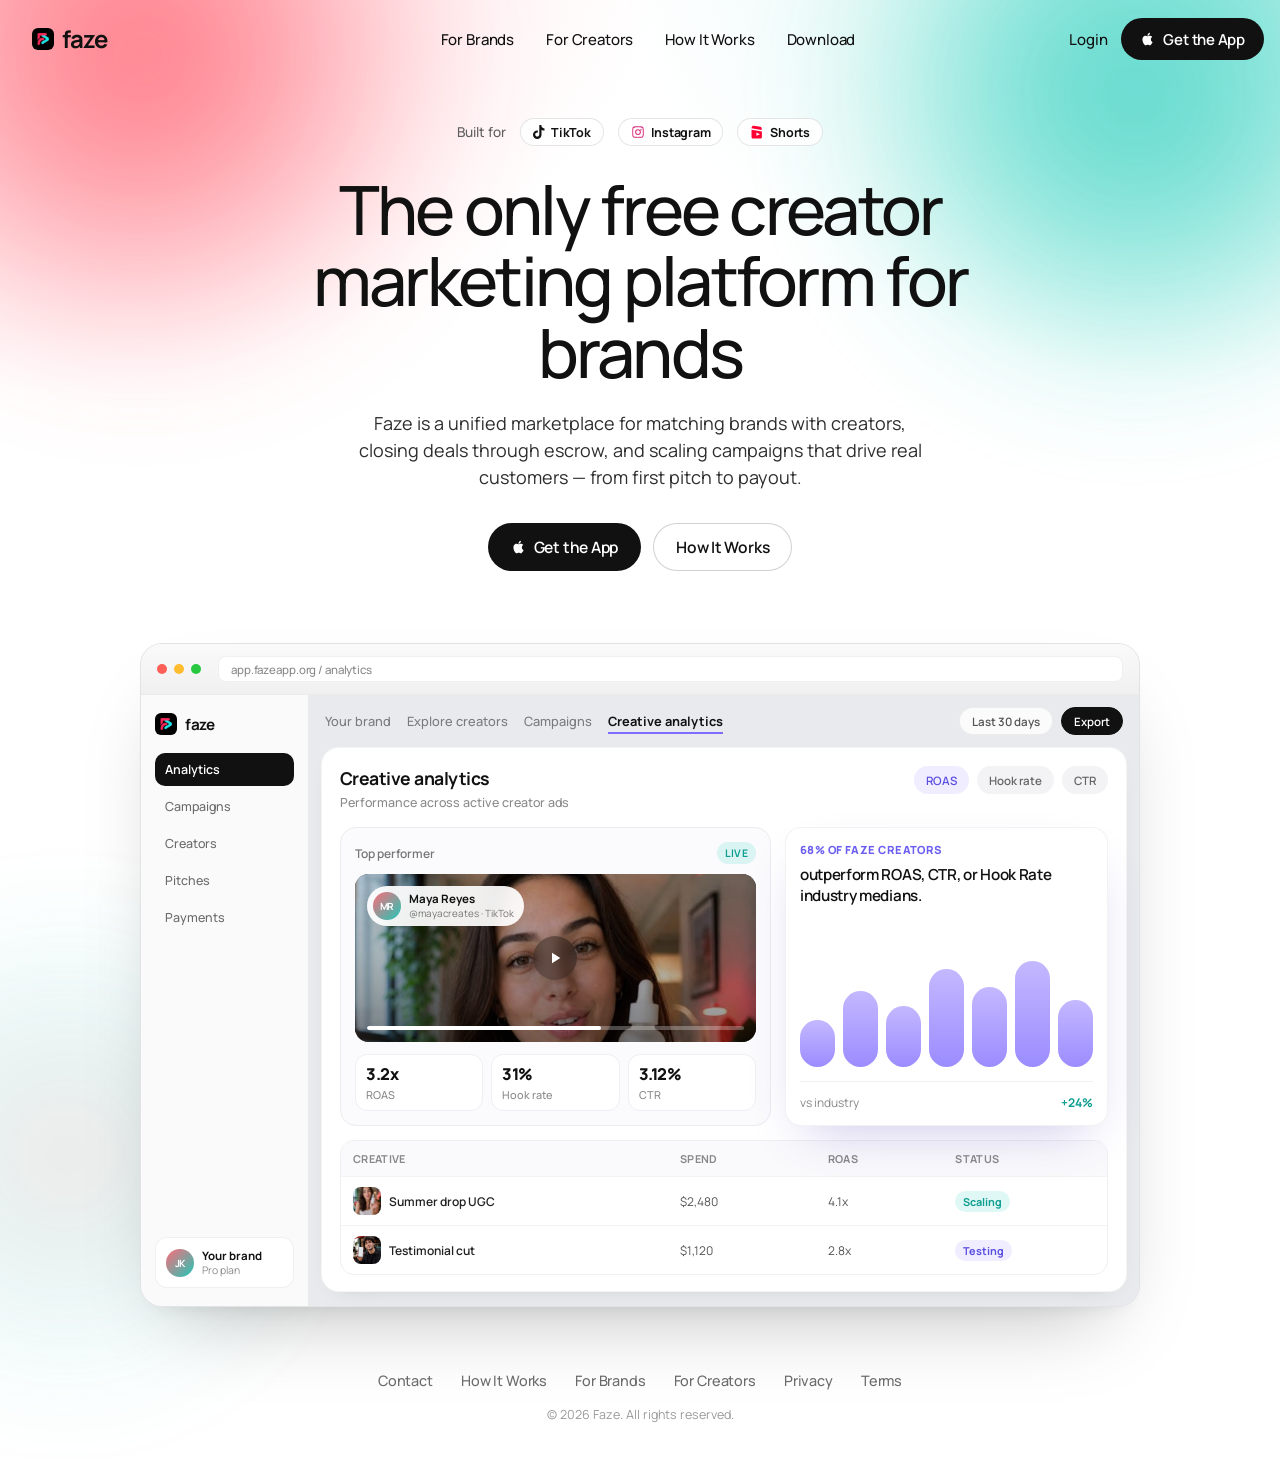
<file: index.html>
<!DOCTYPE html>
<html lang="en">
  <head>
    <meta charset="UTF-8" />
    <meta name="viewport" content="width=device-width, initial-scale=1" />
    <title>Faze — The marketplace where brands meet creators</title>
    <meta
      name="description"
      content="Faze is a unified marketplace for producing, matching, and scaling creator campaigns that drive revenue — with secure escrow."
    />
    <link rel="icon" type="image/png" href="assets/logo.png" />
    <link rel="stylesheet" href="platform.css?v=20260730n" />
  </head>
  <body class="plat">
    <div class="plat-blob plat-blob--tl" aria-hidden="true"></div>
    <div class="plat-blob plat-blob--tr" aria-hidden="true"></div>
    <div class="plat-blob plat-blob--bl" aria-hidden="true"></div>

    <header class="plat-nav">
      <a href="index.html" class="plat-logo">
        <img src="assets/logo.png" alt="" width="28" height="28" />
        faze
      </a>

      <nav class="plat-nav-links nav-links" id="nav-links" aria-label="Primary">
        <a href="for-developers.html">For Brands</a>
        <a href="for-creators.html">For Creators</a>
        <a href="about.html">How It Works</a>
        <a href="download.html">Download</a>
        <div class="plat-nav-mobile-cta">
          <a href="https://apps.apple.com/us/app/faze-marketing/id6778672309" class="plat-btn plat-btn--dark" target="_blank" rel="noopener noreferrer"><svg class="plat-apple" width="15" height="18" viewBox="0 0 24 24" fill="currentColor" aria-hidden="true"><path d="M18.71 19.5c-.83 1.24-1.71 2.45-3.05 2.47-1.34.03-1.77-.79-3.29-.79-1.53 0-2 .77-3.27.82-1.31.05-2.3-1.32-3.14-2.53C4.25 17 2.94 12.45 4.7 9.39c.87-1.52 2.43-2.48 4.12-2.51 1.28-.02 2.5.87 3.29.87.78 0 2.26-1.07 3.81-.91.65.03 2.47.26 3.64 1.98-.09.06-2.17 1.28-2.15 3.81.03 3.02 2.65 4.03 2.68 4.04-.03.07-.42 1.44-1.38 2.83M13 3.5c.73-.83 1.94-1.46 2.94-1.5.13 1.17-.34 2.35-1.04 3.19-.69.85-1.83 1.51-2.95 1.42-.15-1.15.41-2.35 1.05-3.11z"/></svg> Get the App</a>
        </div>
      </nav>

      <div class="plat-nav-actions">
        <a href="download.html" class="plat-link">Login</a>
        <a
          href="https://apps.apple.com/us/app/faze-marketing/id6778672309"
          class="plat-btn plat-btn--dark"
          target="_blank"
          rel="noopener noreferrer"
        >
          <svg class="plat-apple" width="15" height="18" viewBox="0 0 24 24" fill="currentColor" aria-hidden="true"><path d="M18.71 19.5c-.83 1.24-1.71 2.45-3.05 2.47-1.34.03-1.77-.79-3.29-.79-1.53 0-2 .77-3.27.82-1.31.05-2.3-1.32-3.14-2.53C4.25 17 2.94 12.45 4.7 9.39c.87-1.52 2.43-2.48 4.12-2.51 1.28-.02 2.5.87 3.29.87.78 0 2.26-1.07 3.81-.91.65.03 2.47.26 3.64 1.98-.09.06-2.17 1.28-2.15 3.81.03 3.02 2.65 4.03 2.68 4.04-.03.07-.42 1.44-1.38 2.83M13 3.5c.73-.83 1.94-1.46 2.94-1.5.13 1.17-.34 2.35-1.04 3.19-.69.85-1.83 1.51-2.95 1.42-.15-1.15.41-2.35 1.05-3.11z"/></svg> Get the App
        </a>
        <button class="plat-burger hamburger" type="button" aria-label="Menu" aria-expanded="false" aria-controls="nav-links">
          <span></span><span></span><span></span>
        </button>
      </div>
    </header>

    <main class="plat-main">
      <section class="plat-hero">
        <p class="plat-experts">
          Built for
          <span class="plat-expert-logo" title="TikTok">
            <svg width="12" height="14" viewBox="0 0 24 28" aria-hidden="true"><path fill="#111" d="M16.8 0h-4.2v19.1c0 2.3-1.8 4.1-4.1 4.1S4.4 21.4 4.4 19.1s1.8-4.1 4.1-4.1c.4 0 .8.1 1.2.2v-4.3c-.4-.1-.8-.1-1.2-.1C3.8 10.8 0 14.6 0 19.3S3.8 27.8 8.5 27.8s8.5-3.8 8.5-8.5V9.3c1.7 1.2 3.8 1.9 6 1.9V6.9c-2.9 0-5.3-1.8-6.2-4.3V0z"/></svg>
            TikTok
          </span>
          <span class="plat-expert-logo" title="Instagram">
            <svg width="14" height="14" viewBox="0 0 24 24" aria-hidden="true"><defs><linearGradient id="ig" x1="0" y1="24" x2="24" y2="0"><stop stop-color="#f58529"/><stop offset=".5" stop-color="#dd2a7b"/><stop offset="1" stop-color="#515bd4"/></linearGradient></defs><path fill="url(#ig)" d="M12 2.2c3.2 0 3.6 0 4.9.1 3.3.1 4.8 1.7 4.9 4.9.1 1.3.1 1.7.1 4.9s0 3.6-.1 4.9c-.1 3.2-1.6 4.8-4.9 4.9-1.3.1-1.7.1-4.9.1s-3.6 0-4.9-.1c-3.3-.1-4.8-1.7-4.9-4.9C2.2 15.6 2.2 15.2 2.2 12s0-3.6.1-4.9C2.4 3.9 3.9 2.4 7.1 2.3 8.4 2.2 8.8 2.2 12 2.2zm0 1.8c-3.2 0-3.5 0-4.8.1-2.2.1-3.2 1.1-3.3 3.3-.1 1.2-.1 1.6-.1 4.8s0 3.5.1 4.8c.1 2.2 1.1 3.2 3.3 3.3 1.2.1 1.6.1 4.8.1s3.5 0 4.8-.1c2.2-.1 3.2-1.1 3.3-3.3.1-1.2.1-1.6.1-4.8s0-3.5-.1-4.8c-.1-2.2-1.1-3.2-3.3-3.3-1.3-.1-1.6-.1-4.8-.1zm0 3.1a5 5 0 1 1 0 10 5 5 0 0 1 0-10zm0 1.8a3.2 3.2 0 1 0 0 6.4 3.2 3.2 0 0 0 0-6.4zm6.4-.9a1.2 1.2 0 1 1-2.4 0 1.2 1.2 0 0 1 2.4 0z"/></svg>
            Instagram
          </span>
          <span class="plat-expert-logo" title="YouTube Shorts">
            <svg width="14" height="14" viewBox="0 0 24 24" aria-hidden="true"><path fill="#FF0033" d="M17.5 3.2 6.6 1.2C4.9.9 3.2 2 2.9 3.7L2.6 5.5l17.2 3.1.3-1.8c.3-1.7-.8-3.3-2.6-3.6zM2.6 8.3v12.2c0 1.5 1.2 2.8 2.8 2.8h12.2c1.5 0 2.8-1.2 2.8-2.8V11.2L2.6 8.3zm8.4 10.1V13l6.1 2.7-6.1 2.7z"/></svg>
            Shorts
          </span>
        </p>

        <h1 class="plat-headline">
          The only free creator marketing platform for brands
        </h1>

        <p class="plat-sub">
          Faze is a unified marketplace for matching brands with creators,
          closing deals through escrow, and scaling campaigns that drive real
          customers — from first pitch to payout.
        </p>

        <div class="plat-ctas">
          <a
            href="https://apps.apple.com/us/app/faze-marketing/id6778672309"
            class="plat-btn plat-btn--dark plat-btn--lg"
            target="_blank"
            rel="noopener noreferrer"
          >
            <svg class="plat-apple" width="15" height="18" viewBox="0 0 24 24" fill="currentColor" aria-hidden="true"><path d="M18.71 19.5c-.83 1.24-1.71 2.45-3.05 2.47-1.34.03-1.77-.79-3.29-.79-1.53 0-2 .77-3.27.82-1.31.05-2.3-1.32-3.14-2.53C4.25 17 2.94 12.45 4.7 9.39c.87-1.52 2.43-2.48 4.12-2.51 1.28-.02 2.5.87 3.29.87.78 0 2.26-1.07 3.81-.91.65.03 2.47.26 3.64 1.98-.09.06-2.17 1.28-2.15 3.81.03 3.02 2.65 4.03 2.68 4.04-.03.07-.42 1.44-1.38 2.83M13 3.5c.73-.83 1.94-1.46 2.94-1.5.13 1.17-.34 2.35-1.04 3.19-.69.85-1.83 1.51-2.95 1.42-.15-1.15.41-2.35 1.05-3.11z"/></svg> Get the App
          </a>
          <a href="about.html" class="plat-btn plat-btn--ghost plat-btn--lg">How It Works</a>
        </div>
      </section>

      <section class="plat-preview" aria-label="Product preview">
        <div class="plat-dash">
          <div class="plat-dash-chrome">
            <span class="plat-dot plat-dot--r"></span>
            <span class="plat-dot plat-dot--y"></span>
            <span class="plat-dot plat-dot--g"></span>
            <div class="plat-dash-url">app.fazeapp.org / analytics</div>
          </div>

          <div class="plat-dash-shell">
            <aside class="plat-side" aria-hidden="true">
              <div class="plat-side-brand">
                <img src="assets/logo.png" alt="" width="22" height="22" />
                <span>faze</span>
              </div>
              <nav class="plat-side-nav">
                <span class="is-active">Analytics</span>
                <span>Campaigns</span>
                <span>Creators</span>
                <span>Pitches</span>
                <span>Payments</span>
              </nav>
              <div class="plat-side-user">
                <span class="plat-avatar plat-avatar--sm">JK</span>
                <div>
                  <strong>Your brand</strong>
                  <em>Pro plan</em>
                </div>
              </div>
            </aside>

            <div class="plat-dash-main">
              <div class="plat-dash-top">
                <div class="plat-dash-crumbs">
                  <span>Your brand</span>
                  <span>Explore creators</span>
                  <span>Campaigns</span>
                  <span class="is-active">Creative analytics</span>
                </div>
                <div class="plat-dash-tools">
                  <span class="plat-chip">Last 30 days</span>
                  <span class="plat-chip plat-chip--solid">Export</span>
                </div>
              </div>

              <div class="plat-dash-body">
                <div class="plat-dash-head">
                  <div>
                    <h2>Creative analytics</h2>
                    <p class="plat-dash-sub">Performance across active creator ads</p>
                  </div>
                  <div class="plat-dash-tags">
                    <span class="is-on">ROAS</span>
                    <span>Hook rate</span>
                    <span>CTR</span>
                  </div>
                </div>

                <div class="plat-dash-grid">
                  <article class="plat-card plat-card--performer">
                    <div class="plat-card-top">
                      <p class="plat-card-label">Top performer</p>
                      <span class="plat-badge">Live</span>
                    </div>
                    <div class="plat-card-media">
                      <img
                        class="plat-card-thumb"
                        src="assets/creator-thumb-1.jpg"
                        alt=""
                        width="640"
                        height="800"
                      />
                      <div class="plat-card-creator">
                        <span class="plat-avatar">MR</span>
                        <div>
                          <strong>Maya Reyes</strong>
                          <em>@mayacreates · TikTok</em>
                        </div>
                      </div>
                      <div class="plat-card-play" aria-hidden="true">
                        <svg width="18" height="18" viewBox="0 0 24 24" fill="currentColor"><path d="M8 5v14l11-7z"/></svg>
                      </div>
                      <div class="plat-card-progress" aria-hidden="true"><i></i></div>
                    </div>
                    <div class="plat-card-metrics">
                      <div><strong>3.2x</strong><span>ROAS</span></div>
                      <div><strong>31%</strong><span>Hook rate</span></div>
                      <div><strong>3.12%</strong><span>CTR</span></div>
                    </div>
                  </article>

                  <article class="plat-card plat-card--stat">
                    <p class="plat-stat-kicker">68% OF FAZE CREATORS</p>
                    <p class="plat-stat-copy">outperform ROAS, CTR, or Hook Rate industry medians.</p>
                    <div class="plat-bars" aria-hidden="true">
                      <span style="--h: 42%"></span>
                      <span style="--h: 68%"></span>
                      <span style="--h: 55%"></span>
                      <span style="--h: 88%"></span>
                      <span style="--h: 72%"></span>
                      <span style="--h: 95%"></span>
                      <span style="--h: 60%"></span>
                    </div>
                    <div class="plat-stat-foot">
                      <span>vs industry</span>
                      <strong>+24%</strong>
                    </div>
                  </article>
                </div>

                <div class="plat-table" aria-hidden="true">
                  <div class="plat-table-row plat-table-head">
                    <span>Creative</span>
                    <span>Spend</span>
                    <span>ROAS</span>
                    <span>Status</span>
                  </div>
                  <div class="plat-table-row">
                    <span class="plat-table-name"><img class="plat-thumb" src="assets/creator-thumb-1.jpg" alt="" width="56" height="56" /> Summer drop UGC</span>
                    <span>$2,480</span>
                    <span>4.1x</span>
                    <span class="plat-status">Scaling</span>
                  </div>
                  <div class="plat-table-row">
                    <span class="plat-table-name"><img class="plat-thumb" src="assets/creator-thumb-2.jpg" alt="" width="56" height="56" /> Testimonial cut</span>
                    <span>$1,120</span>
                    <span>2.8x</span>
                    <span class="plat-status plat-status--test">Testing</span>
                  </div>
                </div>
              </div>
            </div>
          </div>
        </div>
      </section>
    </main>

    <footer class="plat-foot">
      <nav class="plat-foot-links" aria-label="Footer">
        <a href="mailto:fazeappmarketing@gmail.com">Contact</a>
        <a href="about.html">How It Works</a>
        <a href="for-developers.html">For Brands</a>
        <a href="for-creators.html">For Creators</a>
        <a href="#">Privacy</a>
        <a href="#">Terms</a>
      </nav>
      <p class="plat-foot-copy">© 2026 Faze. All rights reserved.</p>
    </footer>

    <script src="script.js?v=20260730k" defer></script>
  </body>
</html>
</file>
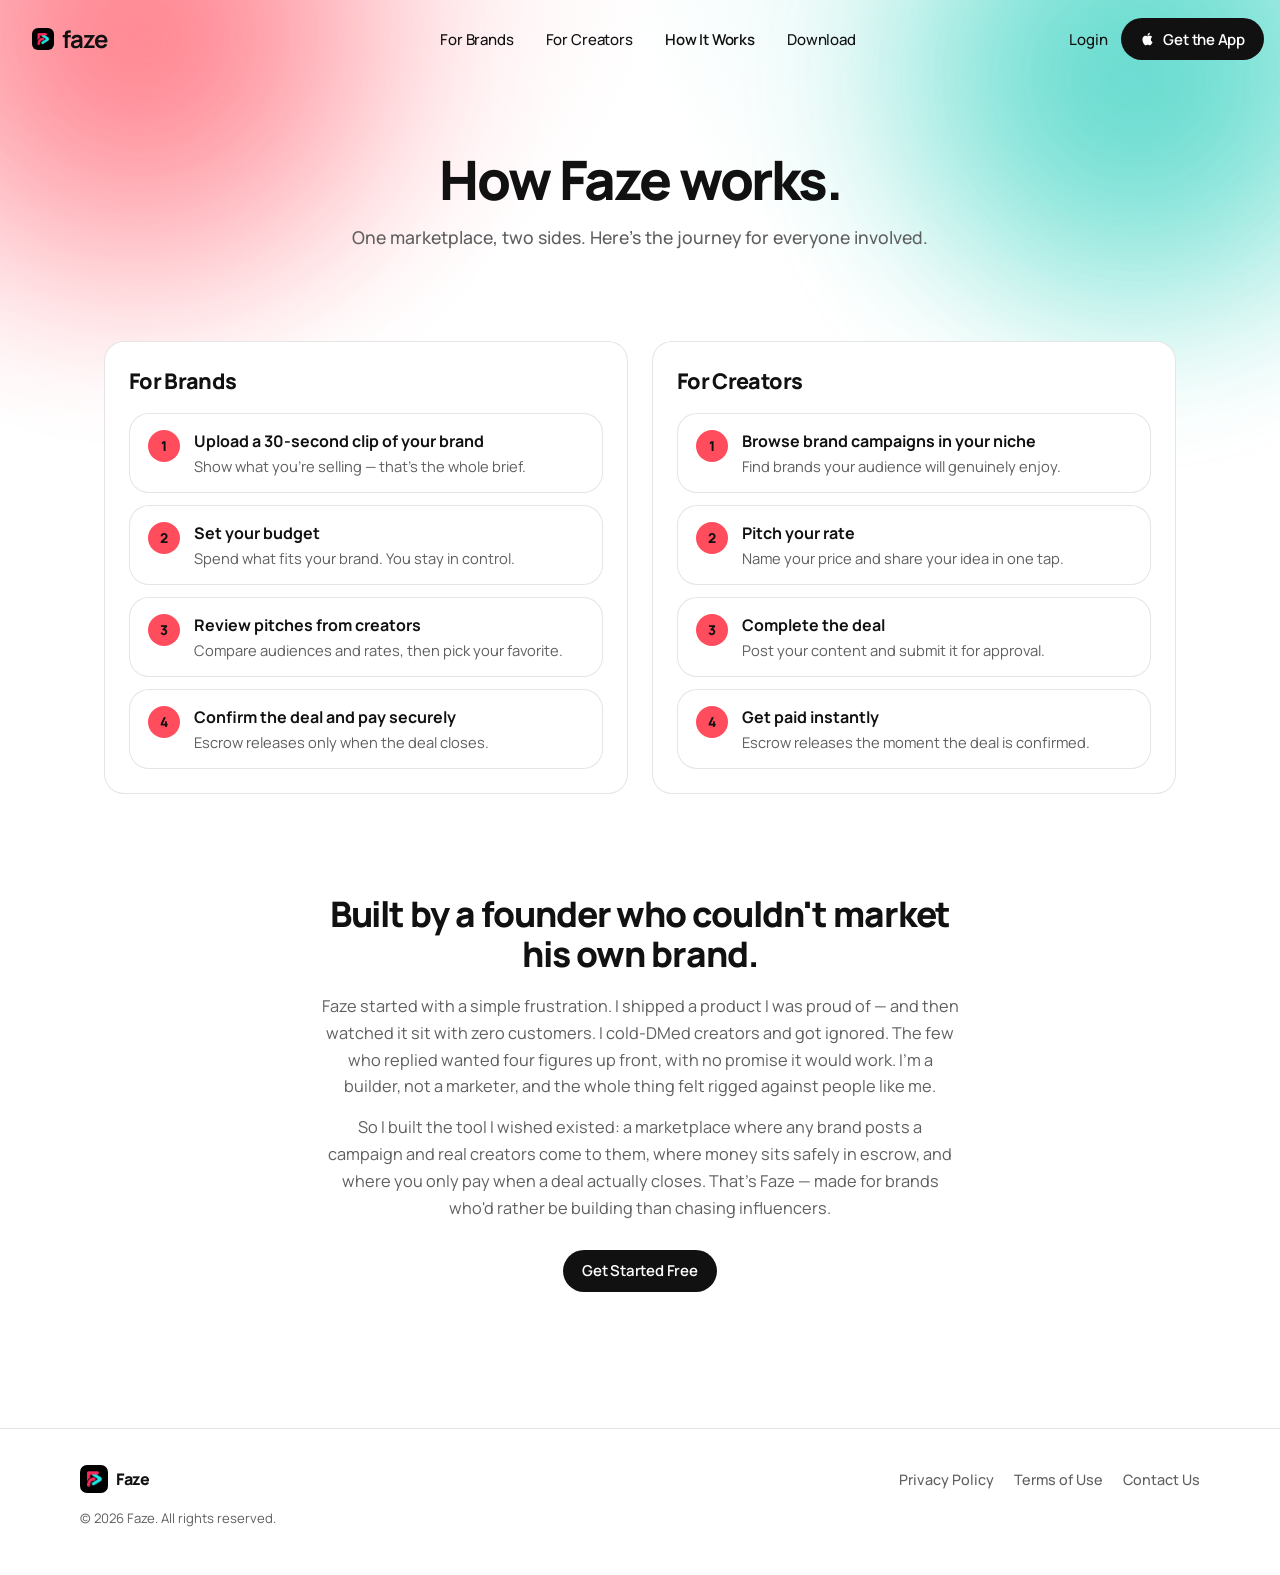
<file: about.html>
<!DOCTYPE html>
<html lang="en">
  <head>
    <meta charset="UTF-8" />
    <meta name="viewport" content="width=device-width, initial-scale=1" />
    <title>How Faze Works — For brands and creators</title>
    <meta
      name="description"
      content="See how Faze works for both sides of the marketplace, and read the story of why it was built for brands of every kind."
    />
    <link rel="icon" type="image/png" href="assets/logo.png" />
    <link rel="stylesheet" href="platform.css?v=20260730n" />
  </head>
  <body class="plat plat-page">
    <div class="plat-blob plat-blob--tl" aria-hidden="true"></div>
    <div class="plat-blob plat-blob--tr" aria-hidden="true"></div>

    <header class="plat-nav">
      <a href="index.html" class="plat-logo">
        <img src="assets/logo.png" alt="" width="28" height="28" />
        faze
      </a>

      <nav class="plat-nav-links nav-links" id="nav-links" aria-label="Primary">
        <a href="for-developers.html">For Brands</a>
        <a href="for-creators.html">For Creators</a>
        <a href="about.html" class="is-active">How It Works</a>
        <a href="download.html">Download</a>
        <div class="plat-nav-mobile-cta">
          <a href="https://apps.apple.com/us/app/faze-marketing/id6778672309" class="plat-btn plat-btn--dark" target="_blank" rel="noopener noreferrer"><svg class="plat-apple" width="15" height="18" viewBox="0 0 24 24" fill="currentColor" aria-hidden="true"><path d="M18.71 19.5c-.83 1.24-1.71 2.45-3.05 2.47-1.34.03-1.77-.79-3.29-.79-1.53 0-2 .77-3.27.82-1.31.05-2.3-1.32-3.14-2.53C4.25 17 2.94 12.45 4.7 9.39c.87-1.52 2.43-2.48 4.12-2.51 1.28-.02 2.5.87 3.29.87.78 0 2.26-1.07 3.81-.91.65.03 2.47.26 3.64 1.98-.09.06-2.17 1.28-2.15 3.81.03 3.02 2.65 4.03 2.68 4.04-.03.07-.42 1.44-1.38 2.83M13 3.5c.73-.83 1.94-1.46 2.94-1.5.13 1.17-.34 2.35-1.04 3.19-.69.85-1.83 1.51-2.95 1.42-.15-1.15.41-2.35 1.05-3.11z"/></svg> Get the App</a>
        </div>
      </nav>

      <div class="plat-nav-actions">
        <a href="download.html" class="plat-link">Login</a>
        <a href="https://apps.apple.com/us/app/faze-marketing/id6778672309" class="plat-btn plat-btn--dark" target="_blank" rel="noopener noreferrer">
          <svg class="plat-apple" width="15" height="18" viewBox="0 0 24 24" fill="currentColor" aria-hidden="true"><path d="M18.71 19.5c-.83 1.24-1.71 2.45-3.05 2.47-1.34.03-1.77-.79-3.29-.79-1.53 0-2 .77-3.27.82-1.31.05-2.3-1.32-3.14-2.53C4.25 17 2.94 12.45 4.7 9.39c.87-1.52 2.43-2.48 4.12-2.51 1.28-.02 2.5.87 3.29.87.78 0 2.26-1.07 3.81-.91.65.03 2.47.26 3.64 1.98-.09.06-2.17 1.28-2.15 3.81.03 3.02 2.65 4.03 2.68 4.04-.03.07-.42 1.44-1.38 2.83M13 3.5c.73-.83 1.94-1.46 2.94-1.5.13 1.17-.34 2.35-1.04 3.19-.69.85-1.83 1.51-2.95 1.42-.15-1.15.41-2.35 1.05-3.11z"/></svg> Get the App
        </a>
        <button class="plat-burger hamburger" type="button" aria-label="Menu" aria-expanded="false" aria-controls="nav-links">
          <span></span><span></span><span></span>
        </button>
      </div>
    </header>

    <main class="plat-page-main">
      <section class="plat-inner-hero">
        <h1>How Faze works.</h1>
        <p class="sub">
          One marketplace, two sides. Here's the journey for everyone involved.
        </p>
      </section>

      <!-- ===== Two-column ===== -->
      <section class="scene-bg scene-bg--mist">
        <div class="container">
          <div class="two-col">
            <!-- Brands -->
            <div class="col reveal">
              <h2>For Brands</h2>
              <div class="steps">
                <div class="step">
                  <span class="step-num">1</span>
                  <div>
                    <h3>Upload a 30-second clip of your brand</h3>
                    <p>Show what you're selling — that's the whole brief.</p>
                  </div>
                </div>
                <div class="step">
                  <span class="step-num">2</span>
                  <div>
                    <h3>Set your budget</h3>
                    <p>Spend what fits your brand. You stay in control.</p>
                  </div>
                </div>
                <div class="step">
                  <span class="step-num">3</span>
                  <div>
                    <h3>Review pitches from creators</h3>
                    <p>Compare audiences and rates, then pick your favorite.</p>
                  </div>
                </div>
                <div class="step">
                  <span class="step-num">4</span>
                  <div>
                    <h3>Confirm the deal and pay securely</h3>
                    <p>Escrow releases only when the deal closes.</p>
                  </div>
                </div>
              </div>
            </div>

            <!-- Creators -->
            <div class="col reveal">
              <h2>For Creators</h2>
              <div class="steps">
                <div class="step">
                  <span class="step-num">1</span>
                  <div>
                    <h3>Browse brand campaigns in your niche</h3>
                    <p>Find brands your audience will genuinely enjoy.</p>
                  </div>
                </div>
                <div class="step">
                  <span class="step-num">2</span>
                  <div>
                    <h3>Pitch your rate</h3>
                    <p>Name your price and share your idea in one tap.</p>
                  </div>
                </div>
                <div class="step">
                  <span class="step-num">3</span>
                  <div>
                    <h3>Complete the deal</h3>
                    <p>Post your content and submit it for approval.</p>
                  </div>
                </div>
                <div class="step">
                  <span class="step-num">4</span>
                  <div>
                    <h3>Get paid instantly</h3>
                    <p>Escrow releases the moment the deal is confirmed.</p>
                  </div>
                </div>
              </div>
            </div>
          </div>
        </div>
      </section>

      <!-- ===== Origin story ===== -->
      <section class="section-surface">
        <div class="container origin reveal">
          <h2>Built by a founder who couldn't market his own brand.</h2>
          <p>
            Faze started with a simple frustration. I shipped a product I was proud
            of — and then watched it sit with zero customers. I cold-DMed
            creators and got ignored. The few who replied wanted four figures up
            front, with no promise it would work. I'm a builder, not a marketer,
            and the whole thing felt rigged against people like me.
          </p>
          <p>
            So I built the tool I wished existed: a marketplace where any brand
            posts a campaign and real creators come to them, where money sits
            safely in escrow, and where you only pay when a deal actually
            closes. That's Faze — made for brands who'd rather be building
            than chasing influencers.
          </p>
          <div class="hero-actions">
            <a href="download.html" class="plat-btn plat-btn--dark">Get Started Free</a>
          </div>
        </div>
      </section>
    </main>

    <!-- ===== Footer ===== -->
    <footer class="footer">
      <div class="container footer-inner">
        <a href="index.html" class="logo"><img src="assets/logo.png" alt="Faze logo" class="logo-mark" width="32" height="32" /><span>Faze</span></a>
        <ul class="footer-links">
          <li><a href="#">Privacy Policy</a></li>
          <li><a href="#">Terms of Use</a></li>
          <li><a href="mailto:fazeappmarketing@gmail.com">Contact Us</a></li>
        </ul>
        <p class="footer-copy">© 2026 Faze. All rights reserved.</p>
      </div>
    </footer>

    <script src="script.js?v=20260730k" defer></script>
  </body>
</html>
</file>
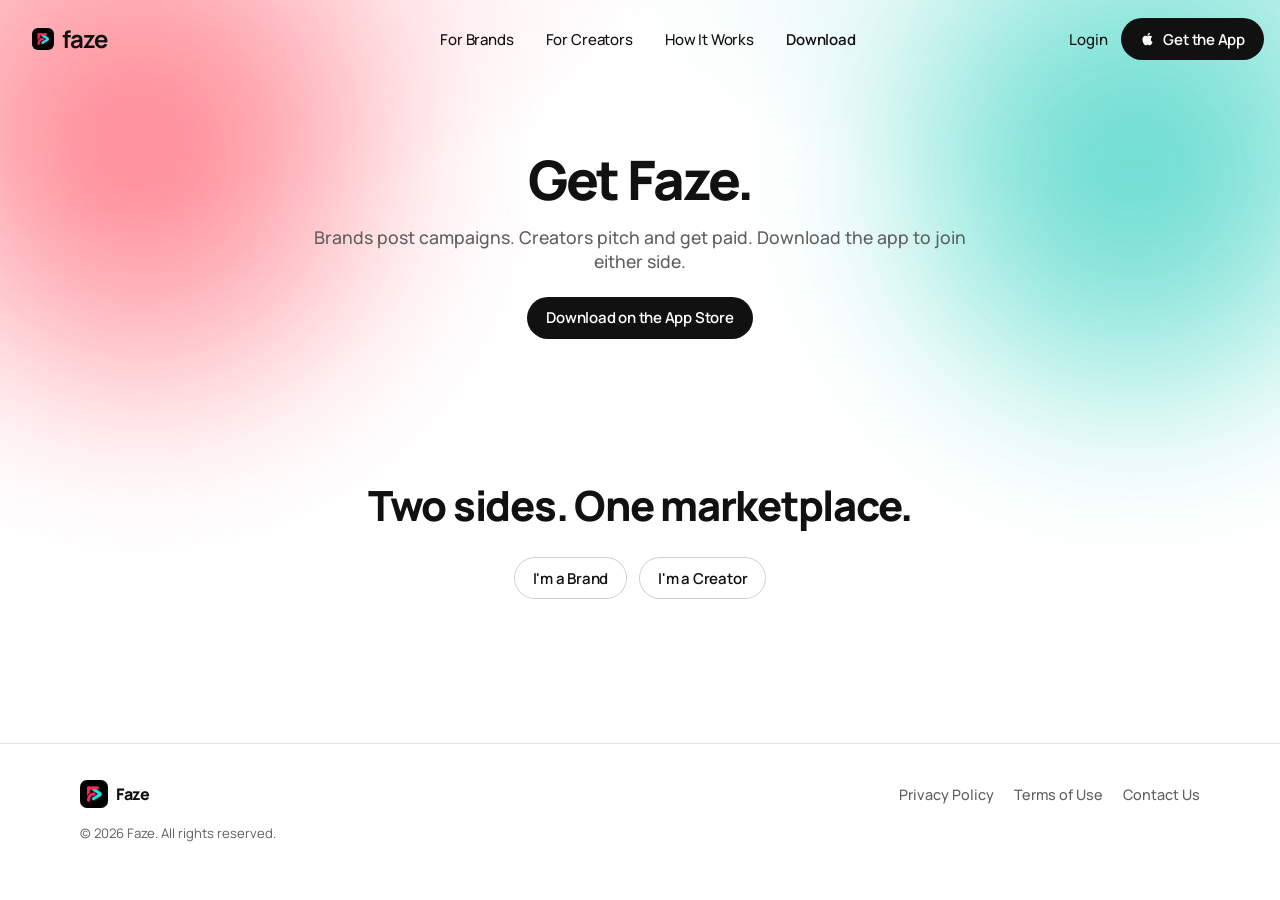
<file: download.html>
<!DOCTYPE html>
<html lang="en">
  <head>
    <meta charset="UTF-8" />
    <meta name="viewport" content="width=device-width, initial-scale=1" />
    <title>Download Faze — Where brands meet creators</title>
    <meta
      name="description"
      content="Download the Faze app for iOS and Android, or get notified at launch. The marketplace where any brand meets creators."
    />
    <link rel="icon" type="image/png" href="assets/logo.png" />
    <link rel="stylesheet" href="platform.css?v=20260730n" />
  </head>
  <body class="plat plat-page">
    <div class="plat-blob plat-blob--tl" aria-hidden="true"></div>
    <div class="plat-blob plat-blob--tr" aria-hidden="true"></div>

    <header class="plat-nav">
      <a href="index.html" class="plat-logo">
        <img src="assets/logo.png" alt="" width="28" height="28" />
        faze
      </a>

      <nav class="plat-nav-links nav-links" id="nav-links" aria-label="Primary">
        <a href="for-developers.html">For Brands</a>
        <a href="for-creators.html">For Creators</a>
        <a href="about.html">How It Works</a>
        <a href="download.html" class="is-active">Download</a>
        <div class="plat-nav-mobile-cta">
          <a href="https://apps.apple.com/us/app/faze-marketing/id6778672309" class="plat-btn plat-btn--dark" target="_blank" rel="noopener noreferrer"><svg class="plat-apple" width="15" height="18" viewBox="0 0 24 24" fill="currentColor" aria-hidden="true"><path d="M18.71 19.5c-.83 1.24-1.71 2.45-3.05 2.47-1.34.03-1.77-.79-3.29-.79-1.53 0-2 .77-3.27.82-1.31.05-2.3-1.32-3.14-2.53C4.25 17 2.94 12.45 4.7 9.39c.87-1.52 2.43-2.48 4.12-2.51 1.28-.02 2.5.87 3.29.87.78 0 2.26-1.07 3.81-.91.65.03 2.47.26 3.64 1.98-.09.06-2.17 1.28-2.15 3.81.03 3.02 2.65 4.03 2.68 4.04-.03.07-.42 1.44-1.38 2.83M13 3.5c.73-.83 1.94-1.46 2.94-1.5.13 1.17-.34 2.35-1.04 3.19-.69.85-1.83 1.51-2.95 1.42-.15-1.15.41-2.35 1.05-3.11z"/></svg> Get the App</a>
        </div>
      </nav>

      <div class="plat-nav-actions">
        <a href="download.html" class="plat-link">Login</a>
        <a href="https://apps.apple.com/us/app/faze-marketing/id6778672309" class="plat-btn plat-btn--dark" target="_blank" rel="noopener noreferrer">
          <svg class="plat-apple" width="15" height="18" viewBox="0 0 24 24" fill="currentColor" aria-hidden="true"><path d="M18.71 19.5c-.83 1.24-1.71 2.45-3.05 2.47-1.34.03-1.77-.79-3.29-.79-1.53 0-2 .77-3.27.82-1.31.05-2.3-1.32-3.14-2.53C4.25 17 2.94 12.45 4.7 9.39c.87-1.52 2.43-2.48 4.12-2.51 1.28-.02 2.5.87 3.29.87.78 0 2.26-1.07 3.81-.91.65.03 2.47.26 3.64 1.98-.09.06-2.17 1.28-2.15 3.81.03 3.02 2.65 4.03 2.68 4.04-.03.07-.42 1.44-1.38 2.83M13 3.5c.73-.83 1.94-1.46 2.94-1.5.13 1.17-.34 2.35-1.04 3.19-.69.85-1.83 1.51-2.95 1.42-.15-1.15.41-2.35 1.05-3.11z"/></svg> Get the App
        </a>
        <button class="plat-burger hamburger" type="button" aria-label="Menu" aria-expanded="false" aria-controls="nav-links">
          <span></span><span></span><span></span>
        </button>
      </div>
    </header>

    <main class="plat-page-main">
      <section class="plat-inner-hero">
        <h1>Get Faze.</h1>
        <p class="sub">
          Brands post campaigns. Creators pitch and get paid. Download the app to join either side.
        </p>
        <div class="hero-actions">
          <a
            href="https://apps.apple.com/us/app/faze-marketing/id6778672309"
            class="plat-btn plat-btn--dark"
            target="_blank"
            rel="noopener noreferrer"
            >Download on the App Store</a
          >
        </div>
      </section>

      <section class="cta-band">
        <div class="container reveal">
          <h2>Two sides. One marketplace.</h2>
          <div class="hero-actions">
            <a href="for-developers.html" class="plat-btn plat-btn--ghost">I'm a Brand</a>
            <a href="for-creators.html" class="plat-btn plat-btn--ghost">I'm a Creator</a>
          </div>
        </div>
      </section>
    </main>

    <!-- ===== Footer ===== -->
    <footer class="footer">
      <div class="container footer-inner">
        <a href="index.html" class="logo"><img src="assets/logo.png" alt="Faze logo" class="logo-mark" width="32" height="32" /><span>Faze</span></a>
        <ul class="footer-links">
          <li><a href="#">Privacy Policy</a></li>
          <li><a href="#">Terms of Use</a></li>
          <li><a href="mailto:fazeappmarketing@gmail.com">Contact Us</a></li>
        </ul>
        <p class="footer-copy">© 2026 Faze. All rights reserved.</p>
      </div>
    </footer>

    <script src="script.js?v=20260730k" defer></script>
  </body>
</html>
</file>
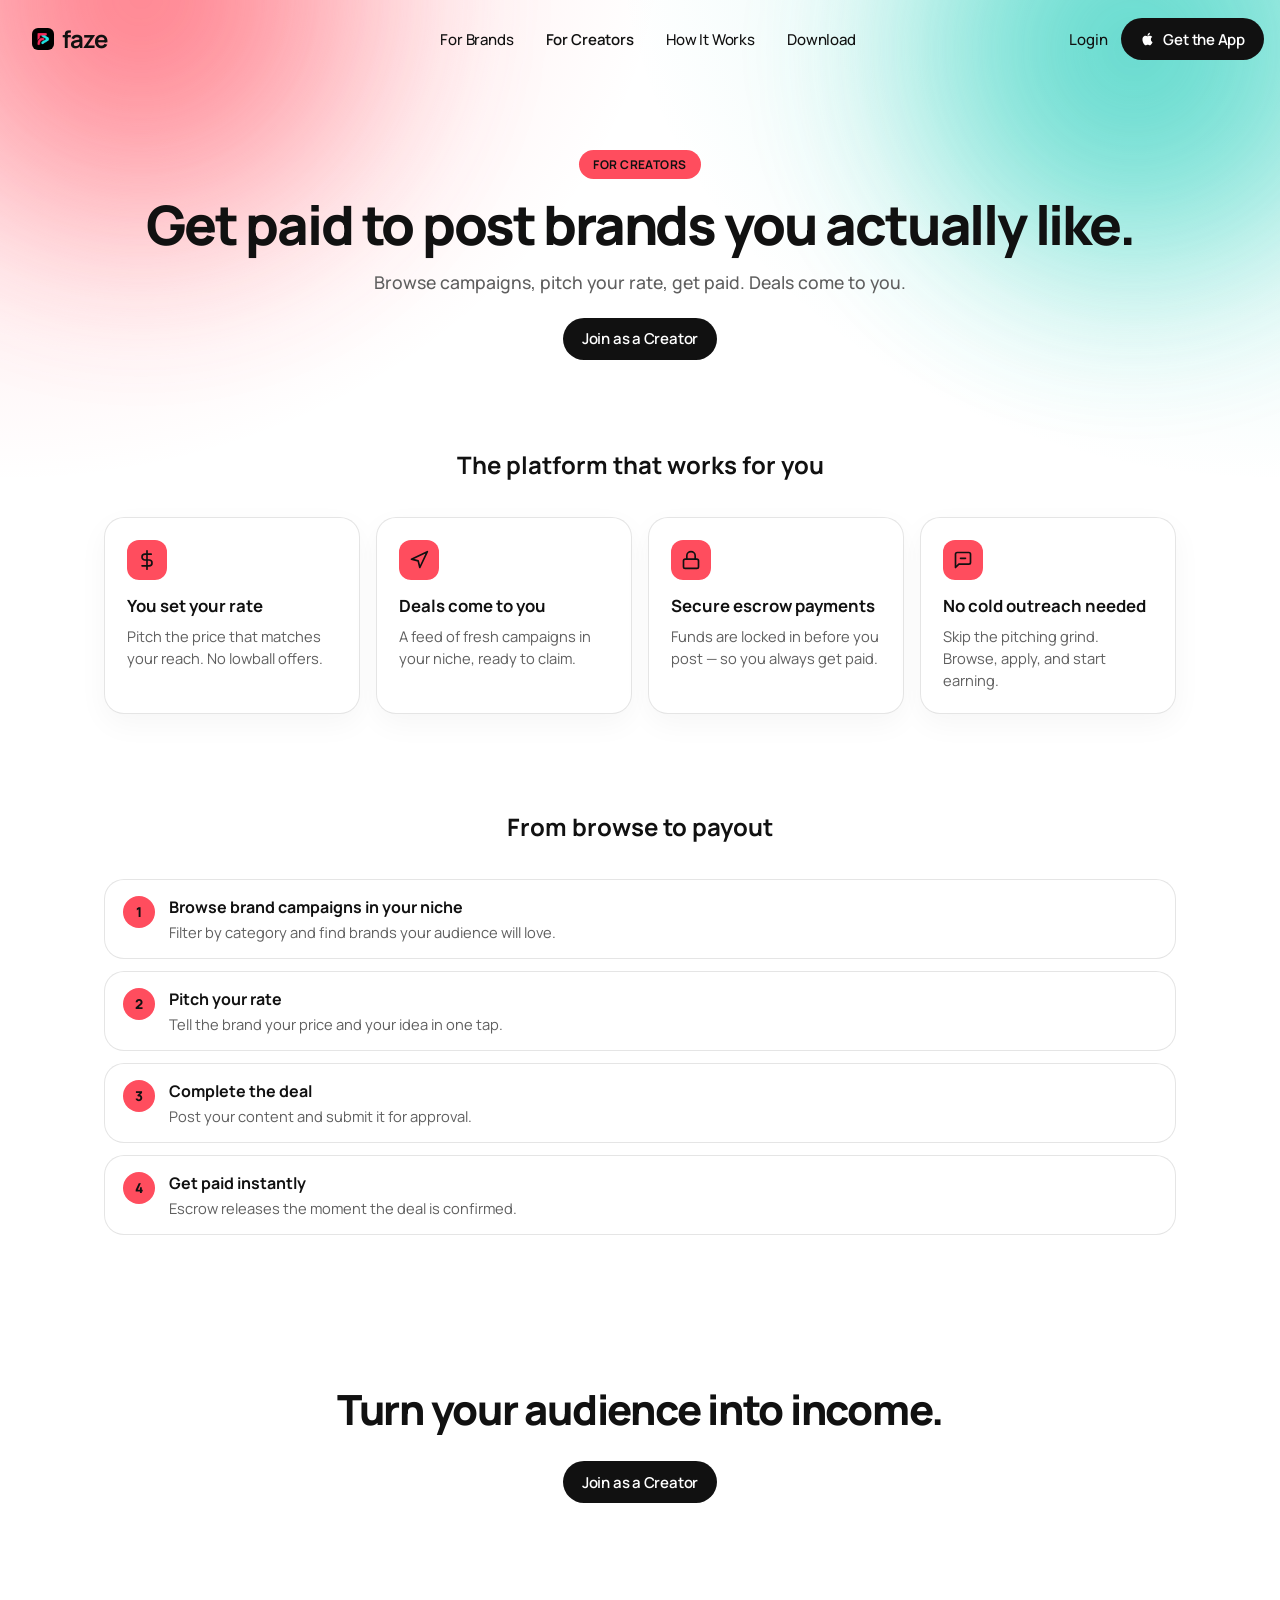
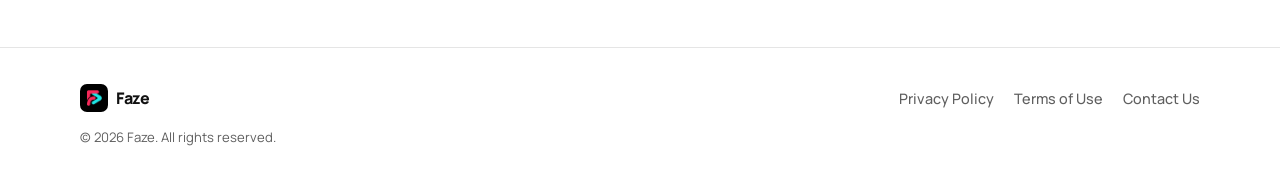
<file: for-creators.html>
<!DOCTYPE html>
<html lang="en">
  <head>
    <meta charset="UTF-8" />
    <meta name="viewport" content="width=device-width, initial-scale=1" />
    <title>Faze for Creators — Get paid to post brands you actually like</title>
    <meta
      name="description"
      content="Browse brand campaigns, pitch your rate, and get paid through secure escrow. Deals come to you. No cold outreach needed."
    />
    <link rel="icon" type="image/png" href="assets/logo.png" />
    <link rel="stylesheet" href="platform.css?v=20260730n" />
  </head>
  <body class="plat plat-page">
    <div class="plat-blob plat-blob--tl" aria-hidden="true"></div>
    <div class="plat-blob plat-blob--tr" aria-hidden="true"></div>

    <header class="plat-nav">
      <a href="index.html" class="plat-logo">
        <img src="assets/logo.png" alt="" width="28" height="28" />
        faze
      </a>

      <nav class="plat-nav-links nav-links" id="nav-links" aria-label="Primary">
        <a href="for-developers.html">For Brands</a>
        <a href="for-creators.html" class="is-active">For Creators</a>
        <a href="about.html">How It Works</a>
        <a href="download.html">Download</a>
        <div class="plat-nav-mobile-cta">
          <a href="https://apps.apple.com/us/app/faze-marketing/id6778672309" class="plat-btn plat-btn--dark" target="_blank" rel="noopener noreferrer"><svg class="plat-apple" width="15" height="18" viewBox="0 0 24 24" fill="currentColor" aria-hidden="true"><path d="M18.71 19.5c-.83 1.24-1.71 2.45-3.05 2.47-1.34.03-1.77-.79-3.29-.79-1.53 0-2 .77-3.27.82-1.31.05-2.3-1.32-3.14-2.53C4.25 17 2.94 12.45 4.7 9.39c.87-1.52 2.43-2.48 4.12-2.51 1.28-.02 2.5.87 3.29.87.78 0 2.26-1.07 3.81-.91.65.03 2.47.26 3.64 1.98-.09.06-2.17 1.28-2.15 3.81.03 3.02 2.65 4.03 2.68 4.04-.03.07-.42 1.44-1.38 2.83M13 3.5c.73-.83 1.94-1.46 2.94-1.5.13 1.17-.34 2.35-1.04 3.19-.69.85-1.83 1.51-2.95 1.42-.15-1.15.41-2.35 1.05-3.11z"/></svg> Get the App</a>
        </div>
      </nav>

      <div class="plat-nav-actions">
        <a href="download.html" class="plat-link">Login</a>
        <a href="https://apps.apple.com/us/app/faze-marketing/id6778672309" class="plat-btn plat-btn--dark" target="_blank" rel="noopener noreferrer">
          <svg class="plat-apple" width="15" height="18" viewBox="0 0 24 24" fill="currentColor" aria-hidden="true"><path d="M18.71 19.5c-.83 1.24-1.71 2.45-3.05 2.47-1.34.03-1.77-.79-3.29-.79-1.53 0-2 .77-3.27.82-1.31.05-2.3-1.32-3.14-2.53C4.25 17 2.94 12.45 4.7 9.39c.87-1.52 2.43-2.48 4.12-2.51 1.28-.02 2.5.87 3.29.87.78 0 2.26-1.07 3.81-.91.65.03 2.47.26 3.64 1.98-.09.06-2.17 1.28-2.15 3.81.03 3.02 2.65 4.03 2.68 4.04-.03.07-.42 1.44-1.38 2.83M13 3.5c.73-.83 1.94-1.46 2.94-1.5.13 1.17-.34 2.35-1.04 3.19-.69.85-1.83 1.51-2.95 1.42-.15-1.15.41-2.35 1.05-3.11z"/></svg> Get the App
        </a>
        <button class="plat-burger hamburger" type="button" aria-label="Menu" aria-expanded="false" aria-controls="nav-links">
          <span></span><span></span><span></span>
        </button>
      </div>
    </header>

    <main class="plat-page-main">
      <section class="plat-inner-hero">
        <span class="eyebrow">For creators</span>
        <h1>Get paid to post brands you actually like.</h1>
        <p class="sub">
          Browse campaigns, pitch your rate, get paid. Deals come to you.
        </p>
        <div class="hero-actions">
          <a href="download.html" class="plat-btn plat-btn--dark">Join as a Creator</a>
        </div>
      </section>

      <!-- ===== Benefits ===== -->
      <section class="scene-bg scene-bg--mist">
        <div class="container">
          <div class="section-head reveal">
            <h2>The platform that works for you</h2>
          </div>
          <div class="grid grid-4">
            <article class="card card-beam reveal">
              <span class="card-icon" aria-hidden="true">
                <svg viewBox="0 0 24 24" fill="none" stroke="currentColor" stroke-width="2" stroke-linecap="round" stroke-linejoin="round"><line x1="12" y1="1" x2="12" y2="23"/><path d="M17 5H9.5a3.5 3.5 0 0 0 0 7h5a3.5 3.5 0 0 1 0 7H6"/></svg>
              </span>
              <h3>You set your rate</h3>
              <p>Pitch the price that matches your reach. No lowball offers.</p>
            </article>
            <article class="card card-beam reveal">
              <span class="card-icon" aria-hidden="true">
                <svg viewBox="0 0 24 24" fill="none" stroke="currentColor" stroke-width="2" stroke-linecap="round" stroke-linejoin="round"><path d="M3 11l19-9-9 19-2-8-8-2z"/></svg>
              </span>
              <h3>Deals come to you</h3>
              <p>A feed of fresh campaigns in your niche, ready to claim.</p>
            </article>
            <article class="card card-beam reveal">
              <span class="card-icon" aria-hidden="true">
                <svg viewBox="0 0 24 24" fill="none" stroke="currentColor" stroke-width="2" stroke-linecap="round" stroke-linejoin="round"><rect x="3" y="11" width="18" height="11" rx="2" ry="2"/><path d="M7 11V7a5 5 0 0 1 10 0v4"/></svg>
              </span>
              <h3>Secure escrow payments</h3>
              <p>Funds are locked in before you post — so you always get paid.</p>
            </article>
            <article class="card card-beam reveal">
              <span class="card-icon" aria-hidden="true">
                <svg viewBox="0 0 24 24" fill="none" stroke="currentColor" stroke-width="2" stroke-linecap="round" stroke-linejoin="round"><path d="M21 15a2 2 0 0 1-2 2H7l-4 4V5a2 2 0 0 1 2-2h14a2 2 0 0 1 2 2z"/><line x1="9" y1="10" x2="15" y2="10"/></svg>
              </span>
              <h3>No cold outreach needed</h3>
              <p>Skip the pitching grind. Browse, apply, and start earning.</p>
            </article>
          </div>
        </div>
      </section>

      <!-- ===== Steps ===== -->
      <section class="section-surface">
        <div class="container">
          <div class="section-head reveal">
            <h2>From browse to payout</h2>
          </div>
          <div class="steps">
            <div class="step reveal">
              <span class="step-num">1</span>
              <div>
                <h3>Browse brand campaigns in your niche</h3>
                <p>Filter by category and find brands your audience will love.</p>
              </div>
            </div>
            <div class="step reveal">
              <span class="step-num">2</span>
              <div>
                <h3>Pitch your rate</h3>
                <p>Tell the brand your price and your idea in one tap.</p>
              </div>
            </div>
            <div class="step reveal">
              <span class="step-num">3</span>
              <div>
                <h3>Complete the deal</h3>
                <p>Post your content and submit it for approval.</p>
              </div>
            </div>
            <div class="step reveal">
              <span class="step-num">4</span>
              <div>
                <h3>Get paid instantly</h3>
                <p>Escrow releases the moment the deal is confirmed.</p>
              </div>
            </div>
          </div>
        </div>
      </section>

      <!-- ===== CTA ===== -->
      <section class="cta-band">
        <div class="container reveal">
          <h2>Turn your audience into income.</h2>
          <div class="hero-actions">
            <a href="download.html" class="plat-btn plat-btn--dark">Join as a Creator</a>
          </div>
        </div>
      </section>
    </main>

    <!-- ===== Footer ===== -->
    <footer class="footer">
      <div class="container footer-inner">
        <a href="index.html" class="logo"><img src="assets/logo.png" alt="Faze logo" class="logo-mark" width="32" height="32" /><span>Faze</span></a>
        <ul class="footer-links">
          <li><a href="#">Privacy Policy</a></li>
          <li><a href="#">Terms of Use</a></li>
          <li><a href="mailto:fazeappmarketing@gmail.com">Contact Us</a></li>
        </ul>
        <p class="footer-copy">© 2026 Faze. All rights reserved.</p>
      </div>
    </footer>

    <script src="script.js?v=20260730k" defer></script>
  </body>
</html>
</file>
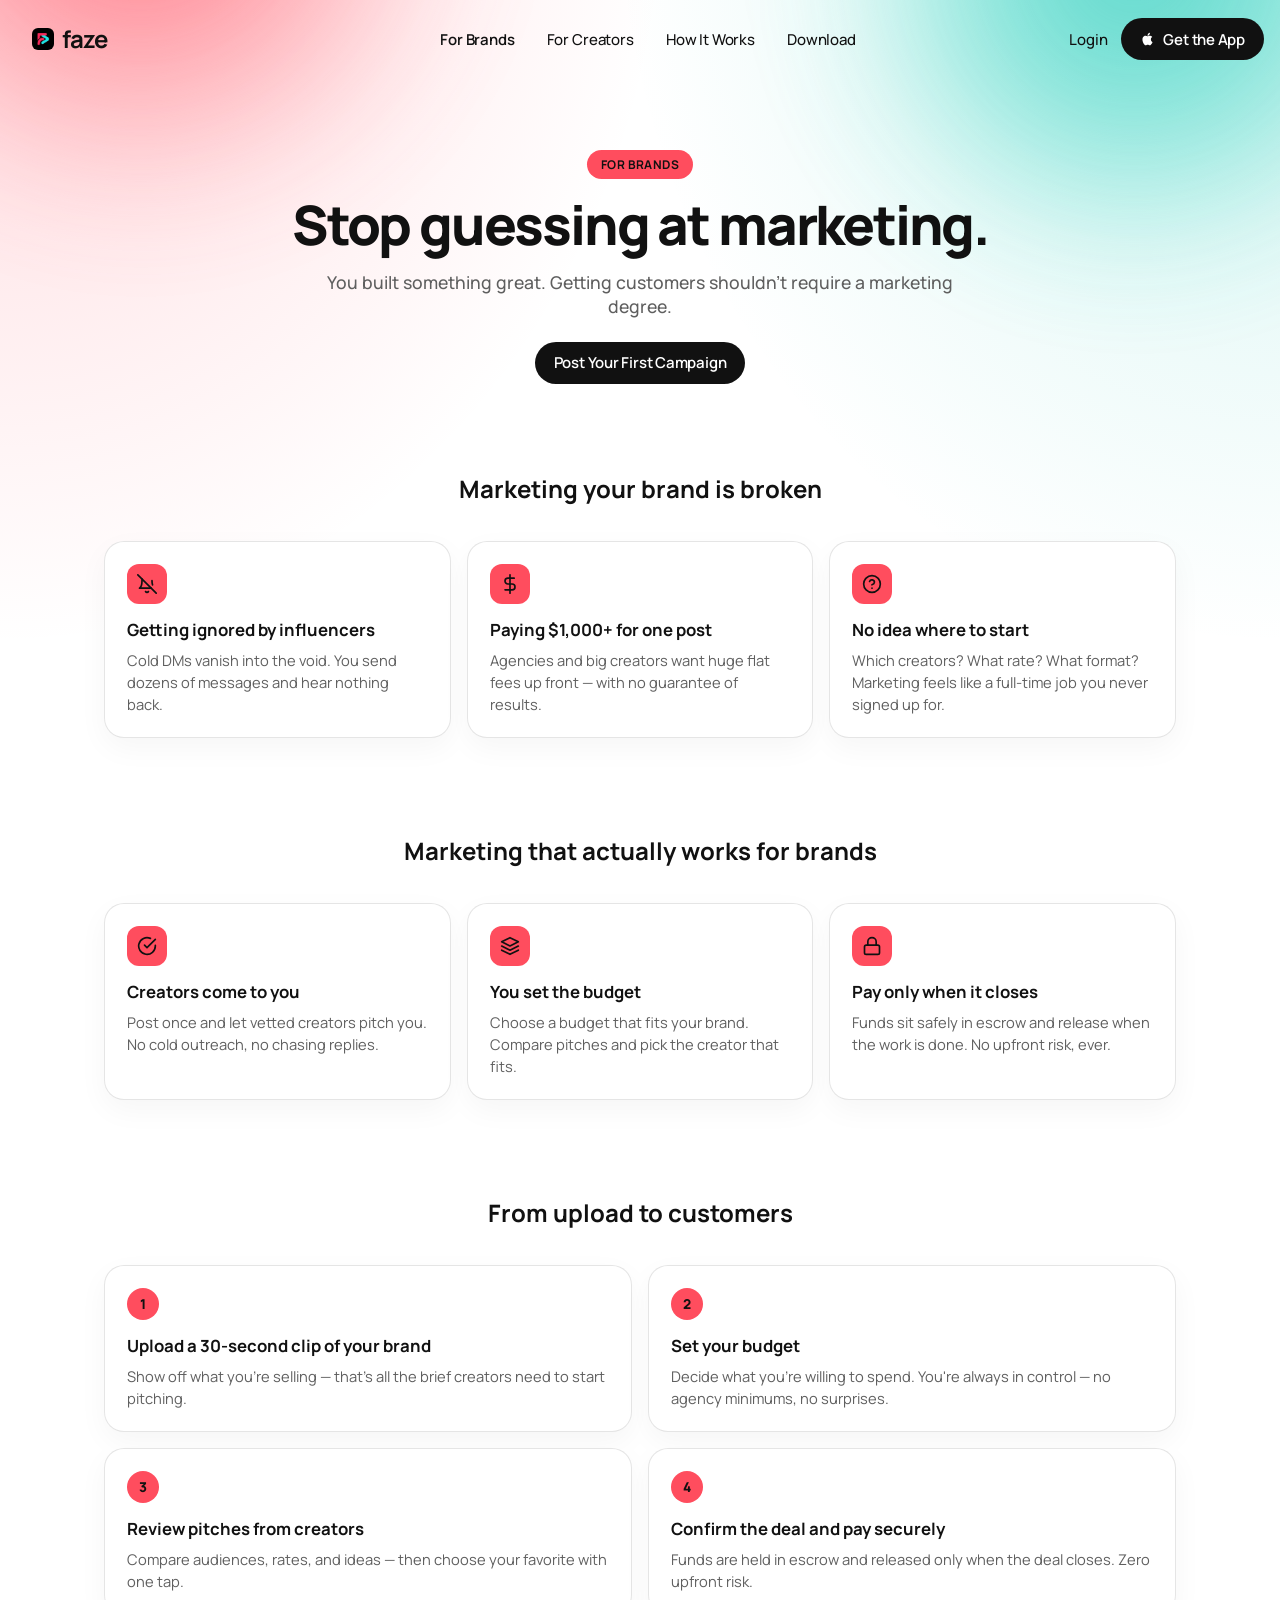
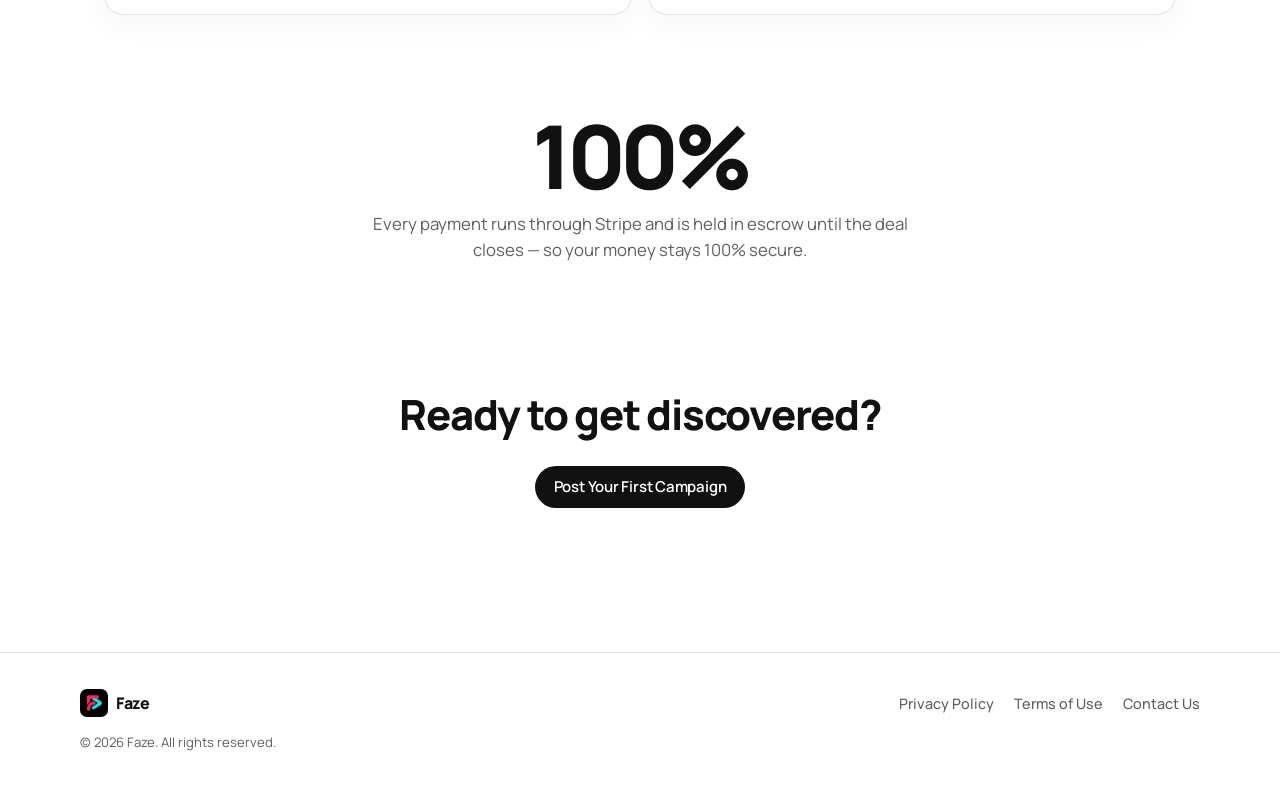
<file: for-developers.html>
<!DOCTYPE html>
<html lang="en">
  <head>
    <meta charset="UTF-8" />
    <meta name="viewport" content="width=device-width, initial-scale=1" />
    <title>Faze for Brands — Stop guessing at marketing</title>
    <meta
      name="description"
      content="You built something great. Getting customers shouldn't require a marketing degree. Post a campaign on Faze and pay only when a deal closes."
    />
    <link rel="icon" type="image/png" href="assets/logo.png" />
    <link rel="stylesheet" href="platform.css?v=20260730n" />
  </head>
  <body class="plat plat-page">
    <div class="plat-blob plat-blob--tl" aria-hidden="true"></div>
    <div class="plat-blob plat-blob--tr" aria-hidden="true"></div>

    <header class="plat-nav">
      <a href="index.html" class="plat-logo">
        <img src="assets/logo.png" alt="" width="28" height="28" />
        faze
      </a>

      <nav class="plat-nav-links nav-links" id="nav-links" aria-label="Primary">
        <a href="for-developers.html" class="is-active">For Brands</a>
        <a href="for-creators.html">For Creators</a>
        <a href="about.html">How It Works</a>
        <a href="download.html">Download</a>
        <div class="plat-nav-mobile-cta">
          <a href="https://apps.apple.com/us/app/faze-marketing/id6778672309" class="plat-btn plat-btn--dark" target="_blank" rel="noopener noreferrer"><svg class="plat-apple" width="15" height="18" viewBox="0 0 24 24" fill="currentColor" aria-hidden="true"><path d="M18.71 19.5c-.83 1.24-1.71 2.45-3.05 2.47-1.34.03-1.77-.79-3.29-.79-1.53 0-2 .77-3.27.82-1.31.05-2.3-1.32-3.14-2.53C4.25 17 2.94 12.45 4.7 9.39c.87-1.52 2.43-2.48 4.12-2.51 1.28-.02 2.5.87 3.29.87.78 0 2.26-1.07 3.81-.91.65.03 2.47.26 3.64 1.98-.09.06-2.17 1.28-2.15 3.81.03 3.02 2.65 4.03 2.68 4.04-.03.07-.42 1.44-1.38 2.83M13 3.5c.73-.83 1.94-1.46 2.94-1.5.13 1.17-.34 2.35-1.04 3.19-.69.85-1.83 1.51-2.95 1.42-.15-1.15.41-2.35 1.05-3.11z"/></svg> Get the App</a>
        </div>
      </nav>

      <div class="plat-nav-actions">
        <a href="download.html" class="plat-link">Login</a>
        <a href="https://apps.apple.com/us/app/faze-marketing/id6778672309" class="plat-btn plat-btn--dark" target="_blank" rel="noopener noreferrer">
          <svg class="plat-apple" width="15" height="18" viewBox="0 0 24 24" fill="currentColor" aria-hidden="true"><path d="M18.71 19.5c-.83 1.24-1.71 2.45-3.05 2.47-1.34.03-1.77-.79-3.29-.79-1.53 0-2 .77-3.27.82-1.31.05-2.3-1.32-3.14-2.53C4.25 17 2.94 12.45 4.7 9.39c.87-1.52 2.43-2.48 4.12-2.51 1.28-.02 2.5.87 3.29.87.78 0 2.26-1.07 3.81-.91.65.03 2.47.26 3.64 1.98-.09.06-2.17 1.28-2.15 3.81.03 3.02 2.65 4.03 2.68 4.04-.03.07-.42 1.44-1.38 2.83M13 3.5c.73-.83 1.94-1.46 2.94-1.5.13 1.17-.34 2.35-1.04 3.19-.69.85-1.83 1.51-2.95 1.42-.15-1.15.41-2.35 1.05-3.11z"/></svg> Get the App
        </a>
        <button class="plat-burger hamburger" type="button" aria-label="Menu" aria-expanded="false" aria-controls="nav-links">
          <span></span><span></span><span></span>
        </button>
      </div>
    </header>

    <main class="plat-page-main">
      <section class="plat-inner-hero">
        <span class="eyebrow">For brands</span>
        <h1>Stop guessing at marketing.</h1>
        <p class="sub">
          You built something great. Getting customers shouldn't require a marketing degree.
        </p>
        <div class="hero-actions">
          <a href="download.html" class="plat-btn plat-btn--dark">Post Your First Campaign</a>
        </div>
      </section>

      <!-- ===== Pain points ===== -->
      <section class="scene-bg scene-bg--mist">
        <div class="container">
          <div class="section-head reveal">
            <h2>Marketing your brand is broken</h2>
          </div>
          <div class="grid grid-3">
            <article class="card reveal">
              <span class="card-icon" aria-hidden="true">
                <svg viewBox="0 0 24 24" fill="none" stroke="currentColor" stroke-width="2" stroke-linecap="round" stroke-linejoin="round"><path d="M13.73 21a2 2 0 0 1-3.46 0"/><path d="M18.63 13A17.89 17.89 0 0 1 18 8"/><path d="M6.26 6.26A5.86 5.86 0 0 0 6 8c0 7-3 9-3 9h14"/><path d="m1 1 22 22"/></svg>
              </span>
              <h3>Getting ignored by influencers</h3>
              <p>
                Cold DMs vanish into the void. You send dozens of messages and
                hear nothing back.
              </p>
            </article>
            <article class="card reveal">
              <span class="card-icon" aria-hidden="true">
                <svg viewBox="0 0 24 24" fill="none" stroke="currentColor" stroke-width="2" stroke-linecap="round" stroke-linejoin="round"><line x1="12" y1="1" x2="12" y2="23"/><path d="M17 5H9.5a3.5 3.5 0 0 0 0 7h5a3.5 3.5 0 0 1 0 7H6"/></svg>
              </span>
              <h3>Paying $1,000+ for one post</h3>
              <p>
                Agencies and big creators want huge flat fees up front — with no
                guarantee of results.
              </p>
            </article>
            <article class="card reveal">
              <span class="card-icon" aria-hidden="true">
                <svg viewBox="0 0 24 24" fill="none" stroke="currentColor" stroke-width="2" stroke-linecap="round" stroke-linejoin="round"><circle cx="12" cy="12" r="10"/><path d="M9.09 9a3 3 0 0 1 5.83 1c0 2-3 3-3 3"/><line x1="12" y1="17" x2="12.01" y2="17"/></svg>
              </span>
              <h3>No idea where to start</h3>
              <p>
                Which creators? What rate? What format? Marketing feels like a
                full-time job you never signed up for.
              </p>
            </article>
          </div>
        </div>
      </section>

      <!-- ===== Solution ===== -->
      <section class="section-surface">
        <div class="container">
          <div class="section-head reveal">
            <h2>Marketing that actually works for brands</h2>
          </div>
          <div class="grid grid-3">
            <article class="card card-beam reveal">
              <span class="card-icon" aria-hidden="true">
                <svg viewBox="0 0 24 24" fill="none" stroke="currentColor" stroke-width="2" stroke-linecap="round" stroke-linejoin="round"><path d="M22 11.08V12a10 10 0 1 1-5.93-9.14"/><path d="m22 4-10 10.01-3-3"/></svg>
              </span>
              <h3>Creators come to you</h3>
              <p>
                Post once and let vetted creators pitch you. No cold outreach,
                no chasing replies.
              </p>
            </article>
            <article class="card card-beam reveal">
              <span class="card-icon" aria-hidden="true">
                <svg viewBox="0 0 24 24" fill="none" stroke="currentColor" stroke-width="2" stroke-linecap="round" stroke-linejoin="round"><path d="M12 2 2 7l10 5 10-5-10-5Z"/><path d="m2 17 10 5 10-5"/><path d="m2 12 10 5 10-5"/></svg>
              </span>
              <h3>You set the budget</h3>
              <p>
                Choose a budget that fits your brand. Compare pitches and
                pick the creator that fits.
              </p>
            </article>
            <article class="card card-beam reveal">
              <span class="card-icon" aria-hidden="true">
                <svg viewBox="0 0 24 24" fill="none" stroke="currentColor" stroke-width="2" stroke-linecap="round" stroke-linejoin="round"><rect x="3" y="11" width="18" height="11" rx="2" ry="2"/><path d="M7 11V7a5 5 0 0 1 10 0v4"/></svg>
              </span>
              <h3>Pay only when it closes</h3>
              <p>
                Funds sit safely in escrow and release when the work is done. No
                upfront risk, ever.
              </p>
            </article>
          </div>
        </div>
      </section>

      <!-- ===== Steps ===== -->
      <section class="section-surface">
        <div class="container">
          <div class="section-head reveal">
            <h2>From upload to customers</h2>
          </div>
          <div class="grid grid-2">
            <article class="card reveal">
              <span class="step-num">1</span>
              <h3>Upload a 30-second clip of your brand</h3>
              <p>Show off what you're selling — that's all the brief creators need to start pitching.</p>
            </article>
            <article class="card reveal">
              <span class="step-num">2</span>
              <h3>Set your budget</h3>
              <p>Decide what you're willing to spend. You're always in control — no agency minimums, no surprises.</p>
            </article>
            <article class="card reveal">
              <span class="step-num">3</span>
              <h3>Review pitches from creators</h3>
              <p>Compare audiences, rates, and ideas — then choose your favorite with one tap.</p>
            </article>
            <article class="card reveal">
              <span class="step-num">4</span>
              <h3>Confirm the deal and pay securely</h3>
              <p>Funds are held in escrow and released only when the deal closes. Zero upfront risk.</p>
            </article>
          </div>
        </div>
      </section>

      <!-- ===== Payments / security ===== -->
      <section class="pricing">
        <div class="container reveal">
          <div class="price">100%</div>
          <p>
            Every payment runs through Stripe and is held in escrow until the
            deal closes — so your money stays 100% secure.
          </p>
        </div>
      </section>

      <!-- ===== CTA ===== -->
      <section class="cta-band">
        <div class="container reveal">
          <h2>Ready to get discovered?</h2>
          <div class="hero-actions">
            <a href="download.html" class="plat-btn plat-btn--dark">Post Your First Campaign</a>
          </div>
        </div>
      </section>
    </main>

    <!-- ===== Footer ===== -->
    <footer class="footer">
      <div class="container footer-inner">
        <a href="index.html" class="logo"><img src="assets/logo.png" alt="Faze logo" class="logo-mark" width="32" height="32" /><span>Faze</span></a>
        <ul class="footer-links">
          <li><a href="#">Privacy Policy</a></li>
          <li><a href="#">Terms of Use</a></li>
          <li><a href="mailto:fazeappmarketing@gmail.com">Contact Us</a></li>
        </ul>
        <p class="footer-copy">© 2026 Faze. All rights reserved.</p>
      </div>
    </footer>

    <script src="script.js?v=20260730k" defer></script>
  </body>
</html>
</file>
<file: platform.css>
/* ============================================================
   Faze — Billo-inspired light platform homepage
   ============================================================ */

@font-face {
  font-family: "Manrope";
  src: url("assets/fonts/Manrope-Regular.ttf") format("truetype");
  font-weight: 400;
  font-style: normal;
  font-display: swap;
}

@font-face {
  font-family: "Manrope";
  src: url("assets/fonts/Manrope-Medium.ttf") format("truetype");
  font-weight: 500;
  font-style: normal;
  font-display: swap;
}

@font-face {
  font-family: "Manrope";
  src: url("assets/fonts/Manrope-SemiBold.ttf") format("truetype");
  font-weight: 600;
  font-style: normal;
  font-display: swap;
}

@font-face {
  font-family: "Manrope";
  src: url("assets/fonts/Manrope-Bold.ttf") format("truetype");
  font-weight: 700;
  font-style: normal;
  font-display: swap;
}

@font-face {
  font-family: "Manrope";
  src: url("assets/fonts/Manrope-ExtraBold.ttf") format("truetype");
  font-weight: 800;
  font-style: normal;
  font-display: swap;
}

:root {
  --plat-bg: #ffffff;
  --plat-white: #ffffff;
  --plat-ink: #111111;
  --plat-muted: #5f5f5f;
  --plat-accent: #ff4d5e;
  --plat-accent-soft: rgba(255, 77, 94, 0.12);
  --plat-red: #ff4d5e;
  --plat-teal: #1fc8b8;
  --plat-purple: #9b8cff;
  --plat-purple-soft: #c4b8ff;
  --plat-border: rgba(0, 0, 0, 0.1);
  --plat-radius: 999px;
  --plat-font: "Manrope", system-ui, -apple-system, BlinkMacSystemFont, sans-serif;
  --plat-max: 1120px;
}

*,
*::before,
*::after {
  box-sizing: border-box;
}

html {
  scroll-behavior: smooth;
}

body.plat {
  margin: 0;
  min-height: 100svh;
  font-family: var(--plat-font);
  color: var(--plat-ink);
  background-color: var(--plat-bg);
  background-image:
    radial-gradient(ellipse 90% 55% at 0% -5%, rgba(255, 77, 94, 0.22), transparent 58%),
    radial-gradient(ellipse 90% 55% at 100% -5%, rgba(31, 200, 184, 0.2), transparent 58%);
  background-repeat: no-repeat;
  background-size: 100% 100%;
  -webkit-font-smoothing: antialiased;
  overflow-x: clip;
  position: relative;
}

img {
  max-width: 100%;
  display: block;
}

a {
  color: inherit;
  text-decoration: none;
}

/* ---------- Red / teal atmosphere blobs ---------- */
.plat-blob {
  position: absolute;
  border-radius: 50%;
  pointer-events: none;
  z-index: 0;
  filter: blur(64px);
  opacity: 0.85;
  will-change: transform;
}

.plat-blob--tl {
  width: min(58vw, 640px);
  height: min(58vw, 640px);
  top: -18%;
  left: -14%;
  background: radial-gradient(
    circle,
    rgba(255, 77, 94, 0.9) 0%,
    rgba(255, 107, 122, 0.5) 40%,
    transparent 72%
  );
}

.plat-blob--tr {
  width: min(54vw, 600px);
  height: min(54vw, 600px);
  top: -14%;
  right: -12%;
  background: radial-gradient(
    circle,
    rgba(31, 200, 184, 0.9) 0%,
    rgba(45, 212, 191, 0.48) 42%,
    transparent 72%
  );
}

.plat-blob--bl {
  width: min(42vw, 440px);
  height: min(42vw, 440px);
  bottom: 6%;
  left: -12%;
  opacity: 0.45;
  filter: blur(70px);
  background: radial-gradient(
    circle,
    rgba(255, 77, 94, 0.4) 0%,
    rgba(31, 200, 184, 0.35) 45%,
    transparent 72%
  );
}

@media (max-width: 900px) {
  body.plat {
    background-image:
      radial-gradient(ellipse 120% 70% at -10% 0%, rgba(255, 77, 94, 0.22), transparent 62%),
      radial-gradient(ellipse 120% 70% at 110% 0%, rgba(31, 200, 184, 0.2), transparent 62%);
  }

  .plat-blob {
    filter: blur(42px);
    opacity: 0.55;
  }

  .plat-blob--tl {
    width: min(85vw, 420px);
    height: min(85vw, 420px);
    top: -10%;
    left: -24%;
  }

  .plat-blob--tr {
    width: min(80vw, 400px);
    height: min(80vw, 400px);
    top: -8%;
    right: -22%;
  }

  .plat-blob--bl {
    width: min(70vw, 320px);
    height: min(70vw, 320px);
    bottom: 12%;
    left: -18%;
    opacity: 0.3;
    filter: blur(48px);
  }
}

/* ---------- Nav ---------- */
.plat-nav {
  position: relative;
  z-index: 40;
  display: grid;
  grid-template-columns: 1fr auto 1fr;
  align-items: center;
  gap: 24px;
  max-width: 1320px;
  margin: 0 auto;
  padding: 18px 16px 10px 32px;
}

.plat-logo {
  display: inline-flex;
  align-items: center;
  gap: 8px;
  font-size: 1.5rem;
  font-weight: 700;
  letter-spacing: -0.045em;
  text-transform: lowercase;
  color: #111;
  line-height: 1;
}

.plat-logo img {
  width: 22px;
  height: 22px;
  border-radius: 6px;
  object-fit: contain;
}

.plat-nav-links {
  display: none;
  align-items: center;
  gap: 32px;
  list-style: none;
  margin: 0;
  padding: 0;
}

.plat-nav-links a {
  font-size: 0.9375rem;
  font-weight: 500;
  color: #111;
  opacity: 1;
  letter-spacing: -0.01em;
  transition: opacity 0.2s ease;
}

.plat-nav-links a:hover {
  opacity: 0.65;
}

.plat-nav-actions {
  display: flex;
  align-items: center;
  gap: 14px;
  justify-self: end;
}

.plat-link {
  display: none;
  font-size: 0.9375rem;
  font-weight: 500;
  color: #111;
  letter-spacing: -0.01em;
}

.plat-link:hover {
  opacity: 0.65;
}

.plat-nav-mobile-cta {
  display: none;
}

.plat-burger {
  display: inline-flex;
  flex-direction: column;
  justify-content: center;
  gap: 5px;
  width: 42px;
  height: 42px;
  padding: 0;
  border: 1px solid var(--plat-border);
  border-radius: 12px;
  background: var(--plat-white);
  cursor: pointer;
}

.plat-burger span {
  display: block;
  width: 16px;
  height: 2px;
  margin-inline: auto;
  background: var(--plat-ink);
  border-radius: 2px;
  transition: transform 0.25s ease, opacity 0.25s ease;
}

.plat-burger[aria-expanded="true"] span:nth-child(1) {
  transform: translateY(7px) rotate(45deg);
}
.plat-burger[aria-expanded="true"] span:nth-child(2) {
  opacity: 0;
}
.plat-burger[aria-expanded="true"] span:nth-child(3) {
  transform: translateY(-7px) rotate(-45deg);
}

@media (min-width: 900px) {
  .plat-nav-links {
    display: flex;
  }
  .plat-link {
    display: inline;
  }
  .plat-burger {
    display: none;
  }
}

@media (max-width: 899px) {
  .plat-nav {
    display: flex;
    justify-content: space-between;
  }

  .plat-nav-links {
    position: absolute;
    top: 72px;
    left: 16px;
    right: 16px;
    display: flex;
    flex-direction: column;
    align-items: stretch;
    gap: 4px;
    padding: 14px;
    border-radius: 18px;
    background: rgba(255, 255, 255, 0.96);
    border: 1px solid var(--plat-border);
    box-shadow: 0 20px 40px rgba(0, 0, 0, 0.08);
    opacity: 0;
    transform: translateY(-8px);
    pointer-events: none;
    transition: opacity 0.25s ease, transform 0.25s ease;
    z-index: 50;
  }

  .plat-nav-links.open {
    opacity: 1;
    transform: none;
    pointer-events: auto;
  }

  .plat-nav-links a {
    padding: 12px 14px;
    border-radius: 12px;
  }

  .plat-nav-links a:hover {
    background: rgba(0, 0, 0, 0.04);
  }

  .plat-nav-mobile-cta {
    display: block;
    margin-top: 8px;
    padding-top: 12px;
    border-top: 1px solid var(--plat-border);
  }

  .plat-nav-mobile-cta .plat-btn {
    width: 100%;
  }

  .plat-nav-actions .plat-btn--dark {
    display: none;
  }
}

/* ---------- Buttons ---------- */
.plat-btn {
  display: inline-flex;
  align-items: center;
  justify-content: center;
  gap: 8px;
  height: 42px;
  padding: 0 18px;
  border-radius: var(--plat-radius);
  font-family: inherit;
  font-size: 0.9375rem;
  font-weight: 600;
  letter-spacing: -0.015em;
  border: 1px solid transparent;
  cursor: pointer;
  transition: transform 0.25s cubic-bezier(0.22, 1, 0.36, 1), box-shadow 0.25s ease, background 0.2s ease;
}

.plat-apple {
  flex: 0 0 auto;
  display: block;
  margin-top: -1px;
}

.plat-btn--lg {
  height: 48px;
  padding: 0 22px;
  font-size: 0.975rem;
}

.plat-btn--dark {
  background: var(--plat-ink);
  color: #fff;
}

.plat-btn--dark:hover {
  transform: translateY(-3px);
  box-shadow: 0 12px 24px rgba(0, 0, 0, 0.18);
}

.plat-btn--ghost {
  background: var(--plat-white);
  color: var(--plat-ink);
  border-color: rgba(0, 0, 0, 0.18);
}

.plat-btn--ghost:hover {
  transform: translateY(-3px);
  box-shadow: 0 10px 22px rgba(0, 0, 0, 0.08);
}

/* ---------- Hero ---------- */
.plat-main {
  position: relative;
  z-index: 1;
}

.plat-hero {
  max-width: 820px;
  margin: 0 auto;
  padding: 48px 24px 36px;
  text-align: center;
}

.plat-experts {
  display: flex;
  flex-wrap: wrap;
  align-items: center;
  justify-content: center;
  gap: 10px 14px;
  margin: 0 0 28px;
  font-size: 0.85rem;
  font-weight: 500;
  color: var(--plat-muted);
}

.plat-expert-logo {
  display: inline-flex;
  align-items: center;
  gap: 6px;
  height: 28px;
  padding: 0 12px;
  border-radius: 999px;
  background: rgba(255, 255, 255, 0.85);
  border: 1px solid var(--plat-border);
  font-size: 0.78rem;
  font-weight: 700;
  letter-spacing: -0.02em;
  color: var(--plat-ink);
}

.plat-expert-logo svg {
  flex: 0 0 auto;
}

.plat-headline {
  margin: 0 auto 22px;
  max-width: 920px;
  font-size: clamp(2.4rem, 6.4vw, 4.25rem);
  font-weight: 500;
  line-height: 1.05;
  letter-spacing: -0.04em;
  color: #111;
}

.plat-headline-wrap {
  position: relative;
  display: inline-block;
}

.plat-pill {
  position: absolute;
  top: -0.7em;
  left: 50%;
  display: inline-flex;
  align-items: center;
  height: 1.55em;
  padding: 0 0.75em;
  border-radius: 999px;
  background: var(--plat-accent);
  color: var(--plat-ink);
  font-size: 0.26em;
  font-weight: 700;
  letter-spacing: -0.02em;
  text-transform: lowercase;
  box-shadow: 0 8px 20px rgba(255, 77, 94, 0.25);
  transform: translateX(-35%) rotate(-8deg);
  will-change: transform;
  pointer-events: none;
  z-index: 2;
}

.plat-sub {
  margin: 0 auto 32px;
  max-width: 54ch;
  font-size: clamp(1rem, 2vw, 1.125rem);
  line-height: 1.5;
  font-weight: 400;
  color: #2e2e2e;
}

.plat-ctas {
  display: flex;
  flex-wrap: wrap;
  justify-content: center;
  gap: 12px;
}

/* ---------- Dashboard preview ---------- */
.plat-preview {
  position: relative;
  max-width: 1040px;
  margin: 36px auto 0;
  padding: 0 20px 56px;
}

.plat-dash {
  background: #f0f1f3;
  border-radius: 22px;
  padding: 0;
  border: 1px solid rgba(0, 0, 0, 0.06);
  box-shadow:
    0 1px 0 rgba(255, 255, 255, 0.9) inset,
    0 40px 80px -36px rgba(0, 0, 0, 0.28),
    0 12px 24px -16px rgba(0, 0, 0, 0.12);
  overflow: hidden;
}

.plat-dash-chrome {
  display: flex;
  align-items: center;
  gap: 7px;
  padding: 12px 16px;
  background: linear-gradient(180deg, #fafafa, #f0f0f0);
  border-bottom: 1px solid rgba(0, 0, 0, 0.06);
}

.plat-dot {
  width: 10px;
  height: 10px;
  border-radius: 50%;
}

.plat-dot--r { background: #ff5f57; }
.plat-dot--y { background: #febc2e; }
.plat-dot--g { background: #28c840; }

.plat-dash-url {
  margin-left: 10px;
  flex: 1;
  height: 26px;
  display: flex;
  align-items: center;
  padding: 0 12px;
  border-radius: 8px;
  background: #fff;
  border: 1px solid rgba(0, 0, 0, 0.06);
  font-size: 0.72rem;
  font-weight: 500;
  color: #8a8a8a;
  letter-spacing: -0.01em;
}

.plat-dash-shell {
  display: grid;
  grid-template-columns: 168px 1fr;
  min-height: 420px;
}

.plat-side {
  display: flex;
  flex-direction: column;
  gap: 18px;
  padding: 18px 14px;
  background: #fafafa;
  border-right: 1px solid rgba(0, 0, 0, 0.06);
}

.plat-side-brand {
  display: flex;
  align-items: center;
  gap: 8px;
  font-size: 0.95rem;
  font-weight: 700;
  letter-spacing: -0.03em;
}

.plat-side-brand img {
  width: 22px;
  height: 22px;
  border-radius: 6px;
}

.plat-side-nav {
  display: flex;
  flex-direction: column;
  gap: 4px;
}

.plat-side-nav span {
  padding: 8px 10px;
  border-radius: 10px;
  font-size: 0.78rem;
  font-weight: 500;
  color: #6b6b6b;
}

.plat-side-nav .is-active {
  background: #111;
  color: #fff;
  font-weight: 600;
}

.plat-side-user {
  margin-top: auto;
  display: flex;
  align-items: center;
  gap: 8px;
  padding: 10px;
  border-radius: 12px;
  background: #fff;
  border: 1px solid rgba(0, 0, 0, 0.06);
}

.plat-side-user strong {
  display: block;
  font-size: 0.72rem;
  font-weight: 650;
  font-style: normal;
}

.plat-side-user em {
  display: block;
  font-size: 0.65rem;
  font-style: normal;
  color: #888;
}

.plat-avatar {
  flex: 0 0 auto;
  display: grid;
  place-items: center;
  width: 36px;
  height: 36px;
  border-radius: 50%;
  background: linear-gradient(135deg, #ff6b7a, #1fc8b8);
  color: #fff;
  font-size: 0.72rem;
  font-weight: 700;
  letter-spacing: -0.02em;
}

.plat-avatar--sm {
  width: 28px;
  height: 28px;
  font-size: 0.62rem;
}

.plat-dash-main {
  min-width: 0;
  background: #e9eaee;
}

.plat-dash-top {
  display: flex;
  flex-wrap: wrap;
  align-items: center;
  justify-content: space-between;
  gap: 10px;
  padding: 12px 16px;
}

.plat-dash-crumbs {
  display: flex;
  flex-wrap: wrap;
  gap: 8px 16px;
  font-size: 0.8rem;
  font-weight: 500;
  color: #7a7a7a;
}

.plat-dash-crumbs .is-active {
  color: var(--plat-ink);
  font-weight: 650;
  text-decoration: underline;
  text-decoration-color: #7c6cff;
  text-underline-offset: 6px;
  text-decoration-thickness: 2px;
}

.plat-dash-tools {
  display: flex;
  gap: 8px;
}

.plat-chip {
  height: 28px;
  padding: 0 12px;
  border-radius: 999px;
  background: rgba(255, 255, 255, 0.8);
  border: 1px solid rgba(0, 0, 0, 0.06);
  font-size: 0.72rem;
  font-weight: 600;
  display: inline-flex;
  align-items: center;
  color: #555;
}

.plat-chip--solid {
  background: #111;
  color: #fff;
  border-color: #111;
}

.plat-dash-body {
  margin: 0 12px 14px;
  background: var(--plat-white);
  border-radius: 18px;
  padding: 18px 18px 16px;
  min-height: 300px;
  border: 1px solid rgba(0, 0, 0, 0.04);
  box-shadow: 0 8px 24px -18px rgba(0, 0, 0, 0.25);
}

.plat-dash-head {
  display: flex;
  flex-wrap: wrap;
  align-items: flex-start;
  justify-content: space-between;
  gap: 12px;
  margin-bottom: 16px;
}

.plat-dash-head h2 {
  margin: 0;
  font-size: 1.1rem;
  font-weight: 700;
  letter-spacing: -0.03em;
}

.plat-dash-sub {
  margin: 4px 0 0;
  font-size: 0.78rem;
  color: #8a8a8a;
  font-weight: 500;
}

.plat-dash-tags {
  display: flex;
  flex-wrap: wrap;
  gap: 8px;
}

.plat-dash-tags span {
  height: 28px;
  padding: 0 12px;
  border-radius: 999px;
  background: #f3f3f5;
  font-size: 0.72rem;
  font-weight: 600;
  display: inline-flex;
  align-items: center;
  color: #666;
}

.plat-dash-tags .is-on {
  background: rgba(124, 108, 255, 0.12);
  color: #5b4fe0;
}

.plat-dash-grid {
  display: grid;
  grid-template-columns: 1.2fr 0.9fr;
  gap: 14px;
  align-items: stretch;
}

@media (max-width: 900px) {
  .plat-dash-shell {
    grid-template-columns: 1fr;
  }

  .plat-side {
    display: none;
  }
}

@media (max-width: 720px) {
  .plat-dash-grid {
    grid-template-columns: 1fr;
  }

  .plat-table {
    display: none;
  }
}

.plat-card {
  border-radius: 16px;
  border: 1px solid #ececf0;
  background: #fbfbfd;
  padding: 14px;
}

.plat-card-top {
  display: flex;
  align-items: center;
  justify-content: space-between;
  margin-bottom: 10px;
}

.plat-card-label {
  margin: 0;
  font-size: 0.75rem;
  font-weight: 600;
  color: #777;
}

.plat-badge {
  height: 22px;
  padding: 0 8px;
  border-radius: 999px;
  background: rgba(31, 200, 184, 0.15);
  color: #0f9e90;
  font-size: 0.65rem;
  font-weight: 700;
  display: inline-flex;
  align-items: center;
  letter-spacing: 0.02em;
  text-transform: uppercase;
}

.plat-card-media {
  position: relative;
  height: 168px;
  border-radius: 14px;
  overflow: hidden;
  background: #1a1a1a;
  box-shadow: inset 0 0 0 1px rgba(255, 255, 255, 0.08);
}

.plat-card-thumb {
  position: absolute;
  inset: 0;
  width: 100%;
  height: 100%;
  object-fit: cover;
  object-position: center 20%;
}

.plat-card-media::after {
  content: "";
  position: absolute;
  inset: 0;
  background: linear-gradient(180deg, rgba(0, 0, 0, 0.08) 0%, rgba(0, 0, 0, 0.45) 100%);
  pointer-events: none;
}

.plat-card-creator {
  position: absolute;
  top: 12px;
  left: 12px;
  z-index: 2;
  display: flex;
  align-items: center;
  gap: 8px;
  padding: 6px 10px 6px 6px;
  border-radius: 999px;
  background: rgba(255, 255, 255, 0.92);
  backdrop-filter: blur(8px);
  box-shadow: 0 8px 20px rgba(0, 0, 0, 0.12);
}

.plat-card-creator .plat-avatar {
  width: 28px;
  height: 28px;
  font-size: 0.62rem;
}

.plat-card-creator strong {
  display: block;
  font-size: 0.72rem;
  font-weight: 700;
  line-height: 1.1;
}

.plat-card-creator em {
  display: block;
  font-size: 0.62rem;
  font-style: normal;
  color: #777;
}

.plat-card-play {
  position: absolute;
  inset: 0;
  z-index: 2;
  display: grid;
  place-items: center;
  color: #fff;
}

.plat-card-play svg {
  width: 44px;
  height: 44px;
  padding: 13px;
  border-radius: 50%;
  background: rgba(0, 0, 0, 0.35);
  backdrop-filter: blur(6px);
  box-shadow: 0 10px 24px rgba(0, 0, 0, 0.25);
}

.plat-card-progress {
  position: absolute;
  left: 12px;
  right: 12px;
  bottom: 12px;
  z-index: 2;
  height: 4px;
  border-radius: 999px;
  background: rgba(255, 255, 255, 0.28);
  overflow: hidden;
}

.plat-card-progress i {
  display: block;
  width: 62%;
  height: 100%;
  background: #fff;
  border-radius: inherit;
}

.plat-card-metrics {
  display: grid;
  grid-template-columns: repeat(3, 1fr);
  gap: 8px;
  margin-top: 12px;
}

.plat-card-metrics div {
  display: flex;
  flex-direction: column;
  gap: 2px;
  padding: 8px 10px;
  border-radius: 12px;
  background: #fff;
  border: 1px solid #efeff3;
}

.plat-card-metrics strong {
  font-size: 1.02rem;
  font-weight: 750;
  letter-spacing: -0.03em;
}

.plat-card-metrics span {
  font-size: 0.68rem;
  color: #888;
  font-weight: 500;
}

.plat-card--stat {
  position: relative;
  background: var(--plat-white);
  border: 1px solid rgba(0, 0, 0, 0.05);
  box-shadow: 0 22px 50px -22px rgba(80, 60, 180, 0.32);
  display: flex;
  flex-direction: column;
}

.plat-stat-kicker {
  margin: 0 0 8px;
  font-size: 0.7rem;
  font-weight: 750;
  letter-spacing: 0.04em;
  color: #6b5ef0;
}

.plat-stat-copy {
  margin: 0 0 16px;
  font-size: 0.95rem;
  font-weight: 600;
  line-height: 1.35;
  letter-spacing: -0.02em;
}

.plat-bars {
  display: flex;
  align-items: flex-end;
  gap: 8px;
  height: 120px;
  margin-top: auto;
  padding-top: 8px;
}

.plat-bars span {
  flex: 1;
  height: var(--h);
  border-radius: 999px;
  background: linear-gradient(180deg, var(--plat-purple-soft), var(--plat-purple));
}

.plat-stat-foot {
  display: flex;
  align-items: center;
  justify-content: space-between;
  margin-top: 14px;
  padding-top: 12px;
  border-top: 1px solid #f0f0f4;
  font-size: 0.75rem;
  color: #888;
}

.plat-stat-foot strong {
  color: #0f9e90;
  font-weight: 700;
}

.plat-table {
  margin-top: 14px;
  border: 1px solid #efeff3;
  border-radius: 14px;
  overflow: hidden;
}

.plat-table-row {
  display: grid;
  grid-template-columns: 1.6fr 0.7fr 0.6fr 0.7fr;
  gap: 8px;
  padding: 10px 12px;
  align-items: center;
  font-size: 0.75rem;
  color: #555;
  border-top: 1px solid #f3f3f6;
}

.plat-table-head {
  background: #fafafc;
  border-top: none;
  font-weight: 650;
  color: #888;
  font-size: 0.68rem;
  text-transform: uppercase;
  letter-spacing: 0.03em;
}

.plat-table-name {
  display: inline-flex;
  align-items: center;
  gap: 8px;
  font-weight: 600;
  color: #222;
}

.plat-thumb {
  width: 28px;
  height: 28px;
  border-radius: 8px;
  object-fit: cover;
  display: inline-block;
  flex: 0 0 auto;
}

.plat-status {
  display: inline-flex;
  width: fit-content;
  padding: 3px 8px;
  border-radius: 999px;
  background: rgba(31, 200, 184, 0.14);
  color: #0f9e90;
  font-weight: 650;
  font-size: 0.68rem;
}

.plat-status--test {
  background: rgba(124, 108, 255, 0.12);
  color: #5b4fe0;
}

/* ---------- Home footer: text-only links ---------- */
.plat-foot {
  position: relative;
  z-index: 1;
  max-width: var(--plat-max);
  margin: 0 auto;
  padding: 8px 24px 40px;
  text-align: center;
}

.plat-foot-links {
  display: flex;
  flex-wrap: wrap;
  justify-content: center;
  gap: 8px 28px;
}

.plat-foot-links a {
  font-size: 0.9rem;
  font-weight: 500;
  color: #6b6b6b;
  background: none;
  border: none;
  padding: 0;
  letter-spacing: -0.01em;
  transition: color 0.2s ease;
}

.plat-foot-links a:hover {
  color: #111;
}

.plat-foot-copy {
  margin: 16px 0 0;
  font-size: 0.78rem;
  color: #9a9a9a;
}

@media (max-width: 640px) {
  .plat-hero {
    padding-top: 28px;
  }

  .plat-preview {
    margin-top: 20px;
  }
}

@media (prefers-reduced-motion: reduce) {
  .plat-btn:hover {
    transform: none;
  }
}

/* ---------- Inner pages (light platform) ---------- */
body.plat-page {
  min-height: 100vh;
}

.plat-page-main {
  position: relative;
  z-index: 1;
  max-width: var(--plat-max);
  margin: 0 auto;
  padding: 32px 24px 80px;
}

.plat-page-main .plat-inner-hero {
  text-align: center;
  padding: 48px 0 40px;
  background: transparent;
}

.plat-page-main .plat-inner-hero h1 {
  margin: 0 0 16px;
  font-size: clamp(2.2rem, 5vw, 3.4rem);
  font-weight: 800;
  letter-spacing: -0.04em;
  line-height: 1.08;
  color: var(--plat-ink);
}

.plat-page-main .plat-inner-hero .sub,
.plat-page-main .plat-inner-hero p.sub {
  margin: 0 auto 24px;
  max-width: 42rem;
  font-size: 1.1rem;
  color: var(--plat-muted);
  font-weight: 500;
}

.plat-page-main .eyebrow {
  display: inline-flex;
  margin-bottom: 16px;
  padding: 6px 14px;
  border-radius: 999px;
  background: var(--plat-accent);
  border: none;
  color: var(--plat-ink);
  font-size: 0.75rem;
  font-weight: 700;
  letter-spacing: 0.04em;
  text-transform: uppercase;
}

.plat-page-main .d-none,
.plat-page-main .hero-grid,
.plat-page-main .hero-glow {
  display: none !important;
}

.plat-page-main .card,
.plat-page-main .col,
.plat-page-main .step {
  background: var(--plat-white);
  border: 1px solid var(--plat-border);
  border-radius: 20px;
  color: var(--plat-ink);
}

.plat-page-main .card {
  padding: 22px;
  box-shadow: 0 10px 30px rgba(0, 0, 0, 0.04);
}

.plat-page-main .card h3,
.plat-page-main .col h2,
.plat-page-main .section-head h2,
.plat-page-main h2,
.plat-page-main h3 {
  color: var(--plat-ink);
}

.plat-page-main p,
.plat-page-main .section-head p {
  color: var(--plat-muted);
}

.plat-page-main .footer,
.plat-page-main + .footer,
body.plat-page .footer {
  background: transparent;
  border-top: 1px solid var(--plat-border);
  color: var(--plat-muted);
}

body.plat-page .footer .logo,
body.plat-page .footer a {
  color: var(--plat-ink);
}

body.plat-page .gradient-text {
  color: var(--plat-ink);
}

.plat-nav-links a.is-active {
  font-weight: 600;
  opacity: 1;
}

/* Legacy layout helpers still used on inner pages */
.plat-page-main .container {
  width: 100%;
  max-width: var(--plat-max);
  margin-inline: auto;
  padding-inline: 0;
}

.plat-page-main .grid {
  display: grid;
  gap: 16px;
}

.plat-page-main .grid-3 {
  grid-template-columns: repeat(3, 1fr);
}

.plat-page-main .grid-2 {
  grid-template-columns: repeat(2, 1fr);
}

.plat-page-main .grid-4 {
  grid-template-columns: repeat(4, 1fr);
}

.plat-page-main .two-col {
  display: grid;
  grid-template-columns: 1fr 1fr;
  gap: 24px;
}

.plat-page-main .section-head {
  text-align: center;
  margin-bottom: 36px;
}

.plat-page-main .hero-actions {
  display: flex;
  flex-wrap: wrap;
  gap: 12px;
  justify-content: center;
}

.plat-page-main .cta-band {
  text-align: center;
  padding: 64px 0;
}

.plat-page-main .cta-band h2 {
  margin-bottom: 24px;
  font-size: clamp(1.8rem, 4vw, 2.6rem);
  font-weight: 800;
  letter-spacing: -0.03em;
}

@media (max-width: 900px) {
  .plat-page-main .grid-3,
  .plat-page-main .grid-2,
  .plat-page-main .grid-4,
  .plat-page-main .two-col {
    grid-template-columns: 1fr;
  }
}

.plat-page-main .card .step-num {
  display: inline-flex;
  margin-bottom: 14px;
}

.plat-page-main .pricing {
  text-align: center;
  padding: 48px 0 24px;
}

.plat-page-main .pricing .price {
  margin: 0 0 12px;
  font-size: clamp(3.5rem, 10vw, 5.5rem);
  font-weight: 800;
  letter-spacing: -0.06em;
  line-height: 1;
  color: var(--plat-ink);
}

.plat-page-main .pricing p {
  margin: 0 auto;
  max-width: 36rem;
  font-size: 1.05rem;
  line-height: 1.55;
}

/* Neutralize leftover cinematic section wrappers */
.plat-page-main .scene-bg,
.plat-page-main .section-surface {
  position: relative;
  padding: 28px 0 48px;
  background: transparent !important;
  overflow: visible;
}

.plat-page-main .scene-bg::before,
.plat-page-main .scene-bg::after,
.plat-page-main .section-surface::before {
  display: none !important;
}

.plat-page-main .steps {
  display: flex;
  flex-direction: column;
  gap: 12px;
}

.plat-page-main .step {
  display: flex;
  gap: 14px;
  align-items: flex-start;
  padding: 16px 18px;
}

.plat-page-main .step-num {
  flex: 0 0 auto;
  display: inline-flex;
  align-items: center;
  justify-content: center;
  width: 32px;
  height: 32px;
  border-radius: 999px;
  background: var(--plat-accent);
  color: var(--plat-ink);
  font-size: 0.85rem;
  font-weight: 800;
}

.plat-page-main .step h3 {
  margin: 0 0 4px;
  font-size: 1rem;
  font-weight: 700;
}

.plat-page-main .step p {
  margin: 0;
  font-size: 0.92rem;
}

.plat-page-main .col {
  padding: 24px;
}

.plat-page-main .col h2 {
  margin: 0 0 18px;
  font-size: 1.35rem;
  font-weight: 800;
  letter-spacing: -0.03em;
}

.plat-page-main .card-icon {
  display: inline-flex;
  align-items: center;
  justify-content: center;
  width: 40px;
  height: 40px;
  margin-bottom: 14px;
  border-radius: 12px;
  background: var(--plat-accent);
  color: var(--plat-ink);
}

.plat-page-main .card-icon svg {
  width: 20px;
  height: 20px;
}

.plat-page-main .card h3 {
  margin: 0 0 8px;
  font-size: 1.05rem;
  font-weight: 700;
}

.plat-page-main .card p {
  margin: 0;
  font-size: 0.92rem;
  line-height: 1.5;
}

.plat-page-main .origin {
  max-width: 40rem;
  margin: 0 auto;
  text-align: center;
  padding: 24px 0 8px;
}

.plat-page-main .origin h2 {
  margin: 0 0 18px;
  font-size: clamp(1.6rem, 3.5vw, 2.2rem);
  font-weight: 800;
  letter-spacing: -0.03em;
  line-height: 1.15;
}

.plat-page-main .origin p {
  margin: 0 0 14px;
  font-size: 1.02rem;
  line-height: 1.65;
}

.plat-page-main .origin .hero-actions {
  margin-top: 28px;
}

/* Footer (shared) */
body.plat .footer {
  position: relative;
  z-index: 1;
  padding: 36px 24px 48px;
  border-top: 1px solid var(--plat-border);
  background: transparent;
}

body.plat .footer .container,
body.plat .footer-inner {
  max-width: var(--plat-max);
  margin: 0 auto;
  display: flex;
  flex-wrap: wrap;
  align-items: center;
  justify-content: space-between;
  gap: 16px 28px;
}

body.plat .footer .logo {
  display: inline-flex;
  align-items: center;
  gap: 8px;
  font-weight: 800;
  letter-spacing: -0.03em;
  color: var(--plat-ink);
}

body.plat .footer .logo-mark {
  width: 28px;
  height: 28px;
  border-radius: 7px;
  object-fit: contain;
}

body.plat .footer-links {
  display: flex;
  flex-wrap: wrap;
  gap: 8px 20px;
  margin: 0;
  padding: 0;
  list-style: none;
}

body.plat .footer-links a {
  font-size: 0.9rem;
  font-weight: 500;
  color: var(--plat-muted);
}

body.plat .footer-links a:hover {
  color: var(--plat-ink);
}

body.plat .footer-copy {
  margin: 0;
  width: 100%;
  font-size: 0.82rem;
  color: var(--plat-muted);
}

@media (max-width: 700px) {
  body.plat .footer-inner {
    flex-direction: column;
    align-items: flex-start;
  }
}

/* Scroll reveal — visible by default; fade only when JS marks ready */
.reveal {
  opacity: 1;
  transform: none;
  filter: none;
  transition: opacity 0.55s ease, transform 0.55s ease, filter 0.55s ease;
}

html.js-ready .reveal:not(.is-visible) {
  opacity: 0;
  transform: translateY(14px);
  filter: blur(4px);
}

html.js-ready .reveal.is-visible {
  opacity: 1;
  transform: none;
  filter: none;
}

@media (prefers-reduced-motion: reduce) {
  html.js-ready .reveal:not(.is-visible),
  html.js-ready .reveal.is-visible {
    opacity: 1;
    transform: none;
    filter: none;
    transition: none;
  }
}
</file>
